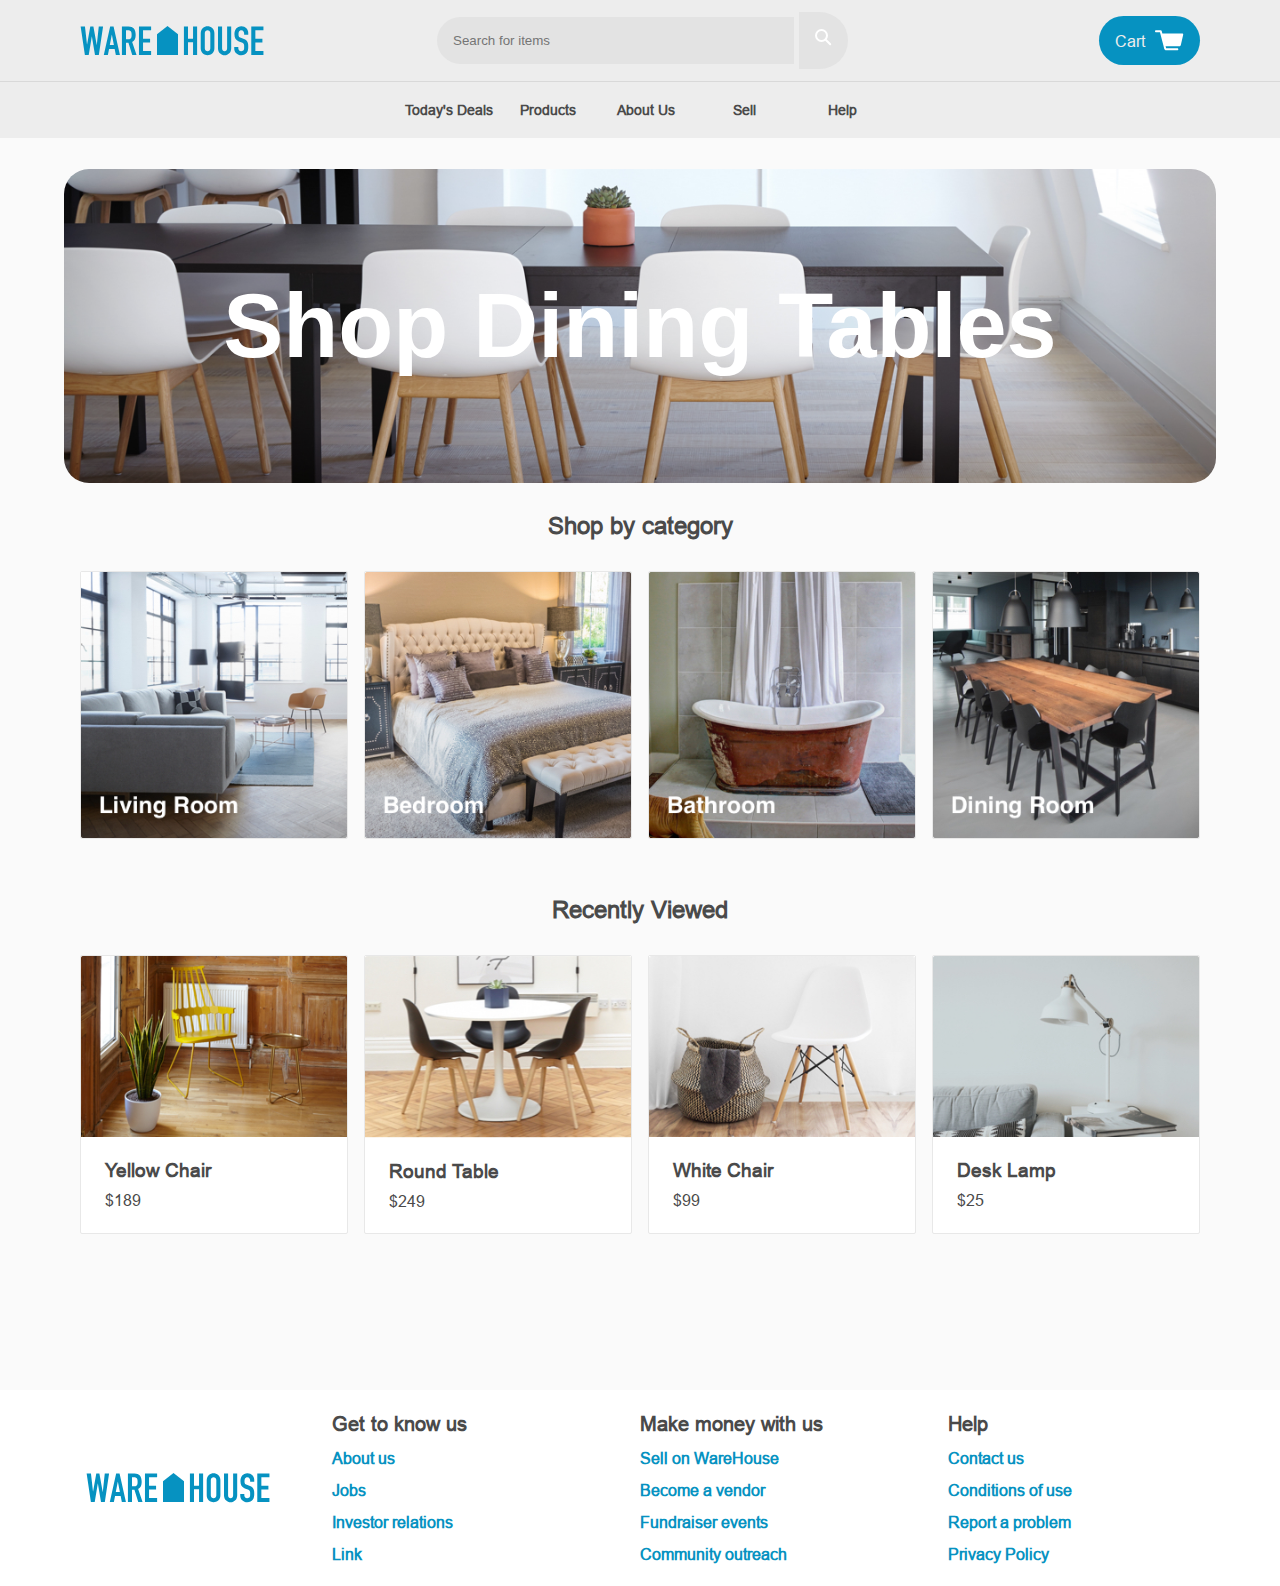
<file: codecademy-capstone-project/index.html>
<!DOCTYPE html>
<html>
<head>
  <title>WareHouse</title>
  <link rel="stylesheet" type="text/css" href="resources/css/reset.css">
  <link rel="stylesheet" type="text/css" href="resources/css/base.css">
  <link rel="stylesheet" type="text/css" href="resources/css/index.css">
  <link href="https://fonts.googleapis.com/css?family=PT+Serif:700" rel="stylesheet">
</head>
<body>
  <div class="container">

    <!-- Header -->

    <header>
      <div class="image-container">
        <a href="index.html"><img src="resources\img\warehouse-logo.svg" alt="WareHouse logo"></a>
      </div>
      <div class="search-bar">
        <input type="text" name="search" placeholder="Search for items">
        <a href="" class="icon"><img src="resources/img/search.svg" alt="Search icon"></a>
      </div>
      <a href="cart.html" class="button cart" role="button">Cart <img src="resources/img/cart.svg" alt="Mini cart"></a>
    </header>
    <nav>
      <a href="deals.html">Today's Deals</a>
      <a href="products.html">Products</a>
      <a href="about.html">About Us</a>
      <a href="sell.html">Sell</a>
      <a href="help.html">Help</a>
    </nav>

    <!-- Hero Section -->

    <div id="main" class="landing">
      <div class="hero">
        <h2>Shop Dining Tables</h2>
      </div>

    <!-- Products Preview Section -->

      <div class="products">

        <!-- Product Categories -->

        <h2>Shop by category</h2>
        <div class="product-list categories">
          <a href="living.html" class="product-category">
            <div class="image-container">
              <img src="resources/img/home/living-room.jpg" alt="living room">
            </div>

          </a>
          <a href="#" class="product-category">
            <div class="image-container">
              <img src="resources/img/home/bedroom.jpg" alt="bedroom">
            </div>

          </a>
          <a href="#" class="product-category">
            <div class="image-container">
              <img src="resources/img/home/bathroom.jpg" alt="bathroom">
            </div>

          </a>
          <a href="#" class="product-category">
            <div class="image-container">
              <img src="resources/img/home/dining-room.jpg" alt="dining room">
            </div>
          </a>

        </div>

        <!-- Recently Viewed Products -->

        <h2>Recently Viewed</h2>
        <div class="product-list">
          <a href="#" class="product-item">
            <div class="image-container">
              <img src="resources/img/home/yellow-chair.jpg" alt="yellow chair">
            </div>
            <div class="description">
              <h3>Yellow Chair</h3>
              <span class="price">$189</span>
            </div>
          </a>
          <a href="#" class="product-item">
            <div class="image-container">
              <img src="resources/img/home/round-table.jpg" alt="round table">
            </div>
            <div class="description">
              <h3>Round Table</h3>
              <span class="price">$249</span>
            </div>
          </a>
          <a href="#" class="product-item">
            <div class="image-container">
              <img src="resources/img/home/white-chair.jpg" alt="white chair">
            </div>
            <div class="description">
              <h3>White Chair</h3>
              <span class="price">$99</span>
            </div>
          </a>
          <a href="#" class="product-item">
            <div class="image-container">
              <img src="resources/img/home/desk-lamp.jpg" alt="desk lamp">
            </div>
            <div class="description">
              <h3>Desk Lamp</h3>
              <span class="price">$25</span>
            </div>
          </a>
        </div>
      </div>
    </div>

    <!-- Footer -->

    <footer>
      <img src="resources\img\warehouse-logo.svg" alt="WareHouse logo">
      <div class="links">
        <h4>Get to know us</h4>
        <a href="#">About us</a>
        <a href="jobs.html">Jobs</a>
        <a href="#">Investor relations</a>
        <a href="#">Link</a>
      </div>
      <div class="links">
        <h4>Make money with us</h4>
        <a href="sell.html">Sell on WareHouse</a>
        <a href="#">Become a vendor</a>
        <a href="#">Fundraiser events</a>
        <a href="#">Community outreach</a>
      </div>
      <div class="links">
        <h4>Help</h4>
        <a href="#">Contact us</a>
        <a href="#">Conditions of use</a>
        <a href="#">Report a problem</a>
        <a href="#">Privacy Policy</a>
      </div>
    </footer>
  </div>
</body>
</html>
</file>
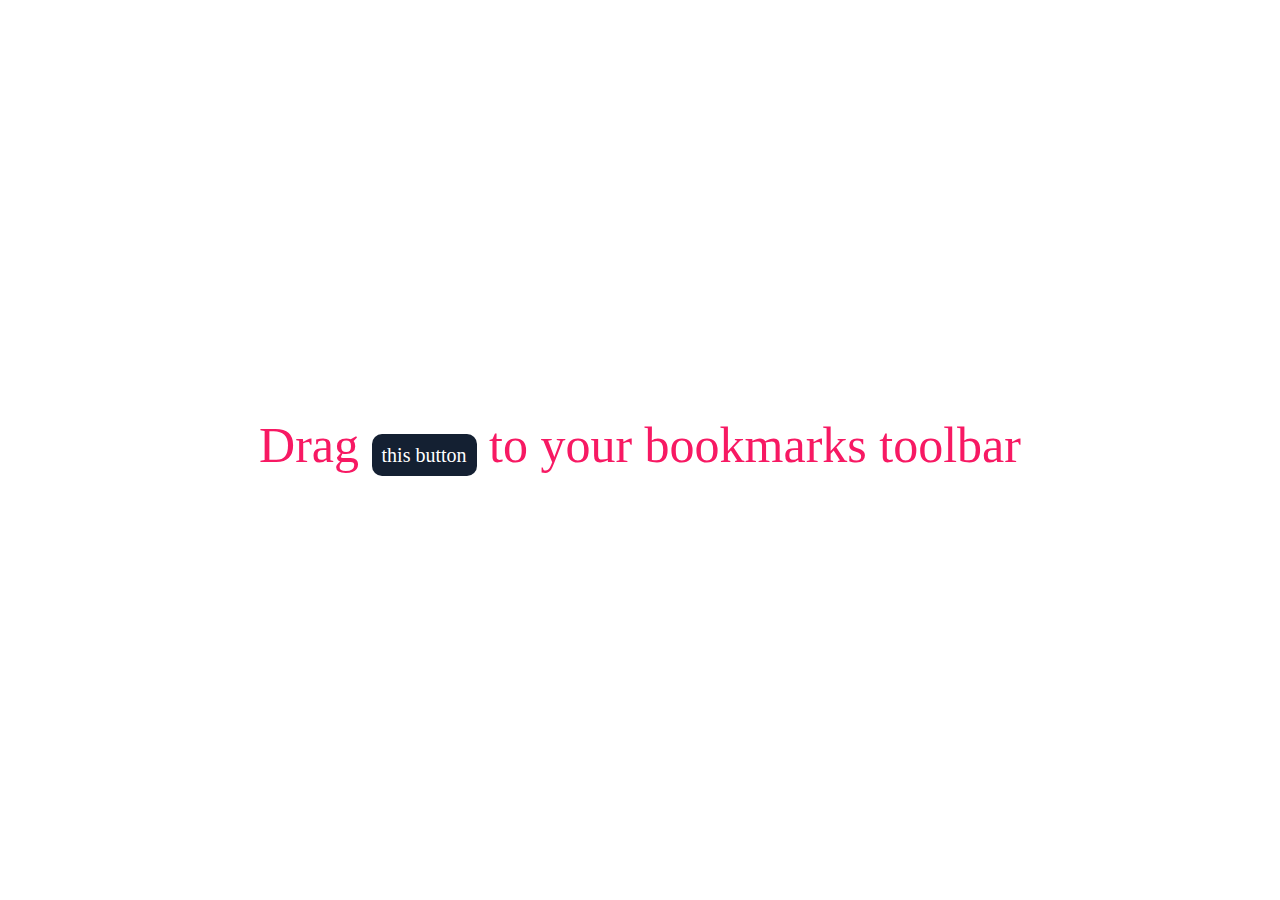
<file: go-contentful/index.html>
<!DOCTYPE html>
<html lang="en">

<head>
  <meta charset="UTF-8">
  <meta name="viewport" content="width=device-width, initial-scale=1.0">
  <meta http-equiv="X-UA-Compatible" content="ie=edge">
  <link type="text/css" rel="stylesheet" href="style.css">
  <link href='http://io.vtex.com.br/fonts/fabriga/stylesheet.css' rel='stylesheet' type='text/css'>
  <script src="index.js"></script>
  <title>Go Contentful</title>
</head>

<body>
  <div class="main" onmouseleave="resetButtonText()">
    <p>
      Drag
      <a id="btn" draggable="true" onmousedown="adaptTextToBookmarklet()" ondrag="resetButtonText()" href="javascript:(
        function() {
          if (
            typeof vtexHelp != 'undefined' &&
            vtexHelp.contentId !== 'undefined' &&
            vtexHelp.contentId.length > 0
          ) {
            window.open(
              `https://app.contentful.com/spaces/alneenqid6w5/entries/${vtexHelp.contentId}`,
              '_blank',
            )
          }
        }
      )()">this button</a> to your bookmarks toolbar
    </p>
  </div>
</body>

</html>
</file>
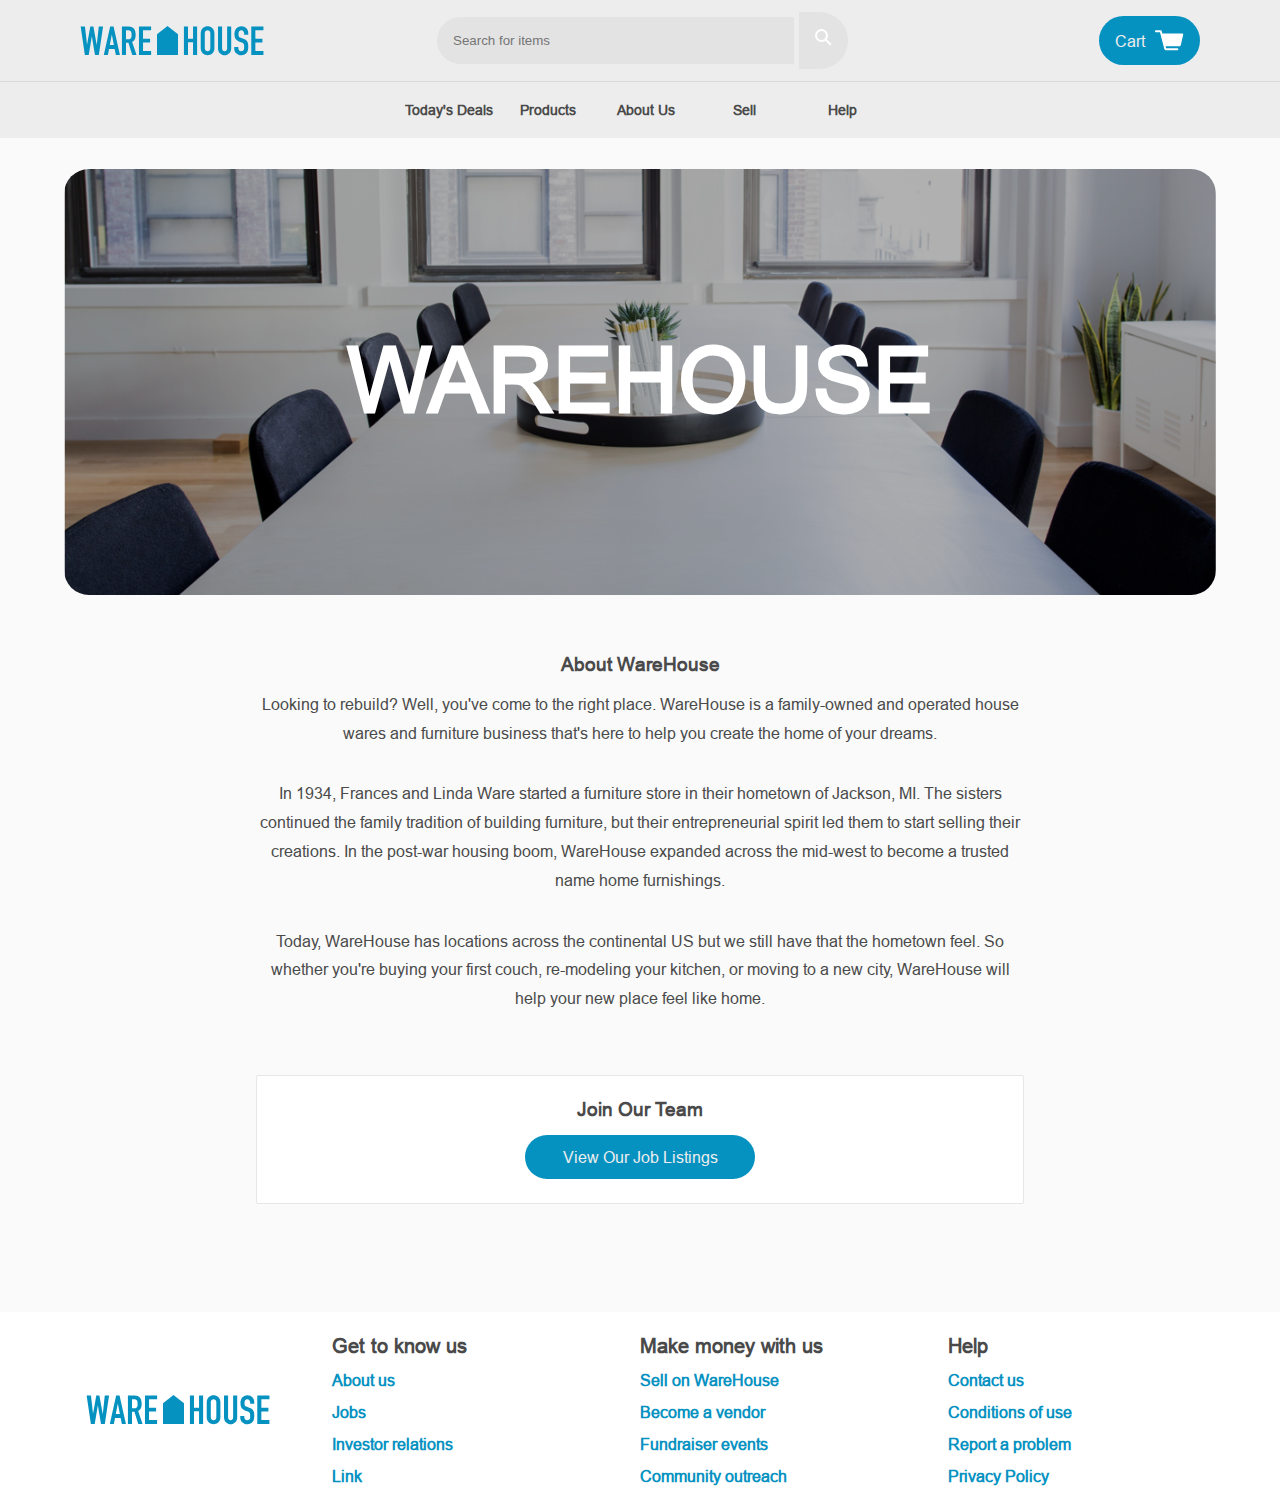
<file: codecademy-capstone-project/about.html>
<!DOCTYPE html>
<html>
<head>
  <title>WareHouse</title>
  <link rel="stylesheet" type="text/css" href="resources/css/reset.css">
  <link rel="stylesheet" type="text/css" href="resources/css/base.css">
  <link rel="stylesheet" type="text/css" href="resources/css/about.css">
  <link href="https://fonts.googleapis.com/css?family=PT+Serif:700" rel="stylesheet">
</head>
<body>
  <div class="container">

    <!-- Header -->

    <header>
      <div class="image-container">
        <a href="index.html"><img src="resources\img\warehouse-logo.svg" alt="Warehouse logo"></a>
      </div>
      <div class="search-bar">
        <input type="text" name="search" placeholder="Search for items">
        <a href="" class="icon"><img src="resources/img/search.svg" alt="Search icon"></a>
      </div>
      <a href="cart.html" class="button cart" role="button">Cart <img src="resources/img/cart.svg" alt="Mini cart"></a>
    </header>
    <nav>
      <a href="deals.html">Today's Deals</a>
      <a href="products.html">Products</a>
      <a href="about.html">About Us</a>
      <a href="sell.html">Sell</a>
      <a href="help.html">Help</a>
    </nav>

    <!-- About Section -->

    <div id="main" class="about">
      <h1>WAREHOUSE</h1>
      <div class="information">
        <h3>About WareHouse</h3>
        <p>
          Looking to rebuild? Well, you've come to the right place. WareHouse
          is a family-owned and operated house wares and furniture business
          that's here to help you create the home of your dreams.
        </p>
        <p>
          In 1934, Frances and Linda Ware started a furniture store in their
          hometown of Jackson, MI. The sisters continued the family tradition
          of building furniture, but their entrepreneurial spirit led them to
          start selling their creations. In the post-war housing boom, WareHouse
          expanded across the mid-west to become a trusted name home furnishings.
        </p>
          <p>
          Today, WareHouse has locations across the continental US but we still
          have that the hometown feel. So whether you're buying your first couch,
          re-modeling your kitchen, or moving to a new city, WareHouse will help your new place feel like home.
        </p>
        <div class="join">
          <h3>Join Our Team</h3>
          <a href="jobs.html" class="button" role="button">View Our Job Listings</a>
        </div>
      </div>
    </div>

    <!-- Footer -->

    <footer>
      <img src="resources\img\warehouse-logo.svg" alt="Warehouse logo">
      <div class="links">
        <h4>Get to know us</h4>
        <a href="#">About us</a>
        <a href="jobs.html">Jobs</a>
        <a href="#">Investor relations</a>
        <a href="#">Link</a>
      </div>
      <div class="links">
        <h4>Make money with us</h4>
        <a href="sell.html">Sell on WareHouse</a>
        <a href="#">Become a vendor</a>
        <a href="#">Fundraiser events</a>
        <a href="#">Community outreach</a>
      </div>
      <div class="links">
        <h4>Help</h4>
        <a href="#">Contact us</a>
        <a href="#">Conditions of use</a>
        <a href="#">Report a problem</a>
        <a href="#">Privacy Policy</a>
      </div>
    </footer>
  </div>
</body>
</html>
</file>
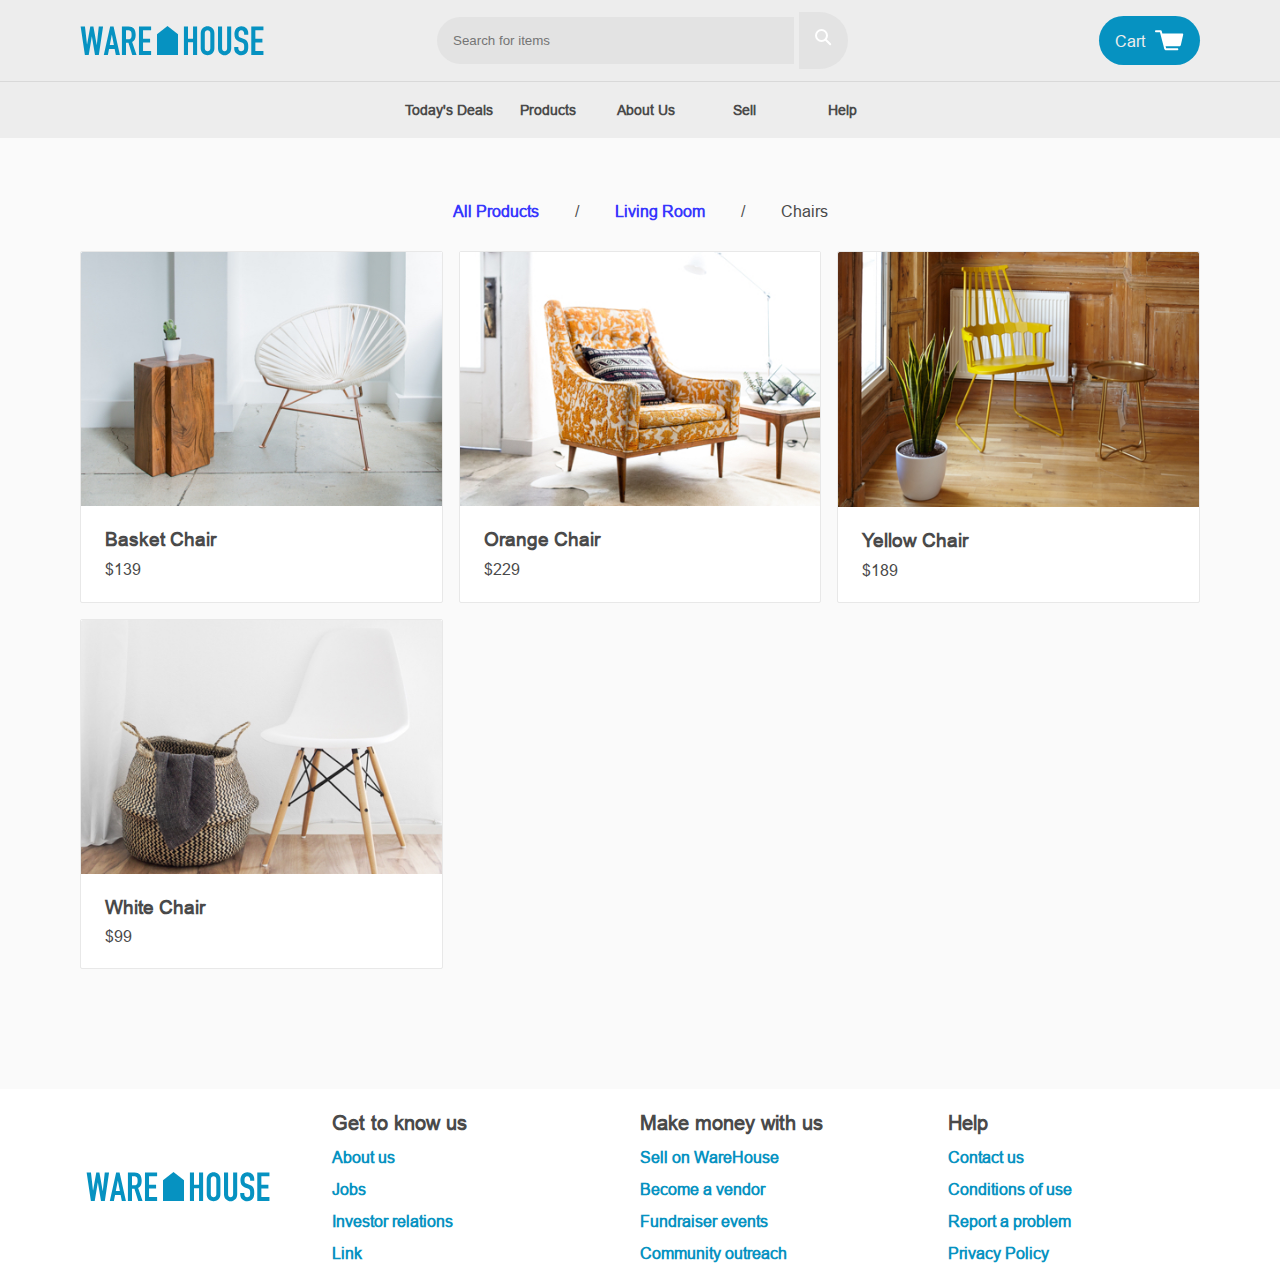
<file: codecademy-capstone-project/chairs.html>
<!DOCTYPE html>
<html>
<head>
  <title>WareHouse</title>
  <link rel="stylesheet" type="text/css" href="resources/css/reset.css">
  <link rel="stylesheet" type="text/css" href="resources/css/base.css">
</head>
<body>
  <div class="container">

    <!-- Header -->

    <header>
      <div class="image-container">
        <a href="index.html"><img src="resources\img\warehouse-logo.svg" alt="WareHouse logo"></a>
      </div>
      <div class="search-bar">
        <input type="text" name="search" placeholder="Search for items">
        <a href="" class="icon"><img src="resources/img/search.svg" alt"Search icon"></a>
      </div>
      <a href="cart.html" class="button cart" role="button">Cart <img src="resources/img/cart.svg" alt="Mini cart"></a>
    </header>
    <nav>
      <a href="deals.html">Today's Deals</a>
      <a href="products.html">Products</a>
      <a href="about.html">About Us</a>
      <a href="sell.html">Sell</a>
      <a href="help.html">Help</a>
    </nav>

    <!-- Chairs Section -->

    <div id="main" class="product-list-section">
      <ul class="breadcrumb">
        <li><a href="products.html">All Products</a></li>
        <li><a href="living.html">Living Room</a></li>
        <li>Chairs</li>
      </ul>

      <div class="product-list">


        <a href="#" class="product-item">
          <div class="image-container">
            <img src="resources/img/chairs/basket-chair.jpg" alt="basket chair">
          </div>
          <div class="description">
            <h3>Basket Chair</h3>
            <span class="price">$139</span>
          </div>
        </a>

        <a href="#" class="product-item">
          <div class="image-container">
            <img src="resources/img/chairs/orange-chair.jpg" alt="orange chair">
          </div>
          <div class="description">
            <h3>Orange Chair</h3>
            <span class="price">$229</span>
          </div>
        </a>

        <a href="#" class="product-item">
          <div class="image-container">
            <img src="resources/img/chairs/yellow-chair.jpg" alt="yellow chair">
          </div>
          <div class="description">
            <h3>Yellow Chair</h3>
            <span class="price">$189</span>
          </div>
        </a>

        <a href="#" class="product-item">
          <div class="image-container">
            <img src="resources/img/chairs/white-chair.jpg" alt="white chair">
          </div>
          <div class="description">
            <h3>White Chair</h3>
            <span class="price">$99</span>
          </div>
        </a>

      </div>
    </div>

    <!-- Footer -->

    <footer>
      <img src="resources\img\warehouse-logo.svg" alt="WareHouse logo">
      <div class="links">
        <h4>Get to know us</h4>
        <a href="#">About us</a>
        <a href="jobs.html">Jobs</a>
        <a href="#">Investor relations</a>
        <a href="#">Link</a>
      </div>
      <div class="links">
        <h4>Make money with us</h4>
        <a href="sell.html">Sell on WareHouse</a>
        <a href="#">Become a vendor</a>
        <a href="#">Fundraiser events</a>
        <a href="#">Community outreach</a>
      </div>
      <div class="links">
        <h4>Help</h4>
        <a href="#">Contact us</a>
        <a href="#">Conditions of use</a>
        <a href="#">Report a problem</a>
        <a href="#">Privacy Policy</a>
      </div>
    </footer>
  </div>
</body>
</html>
</file>
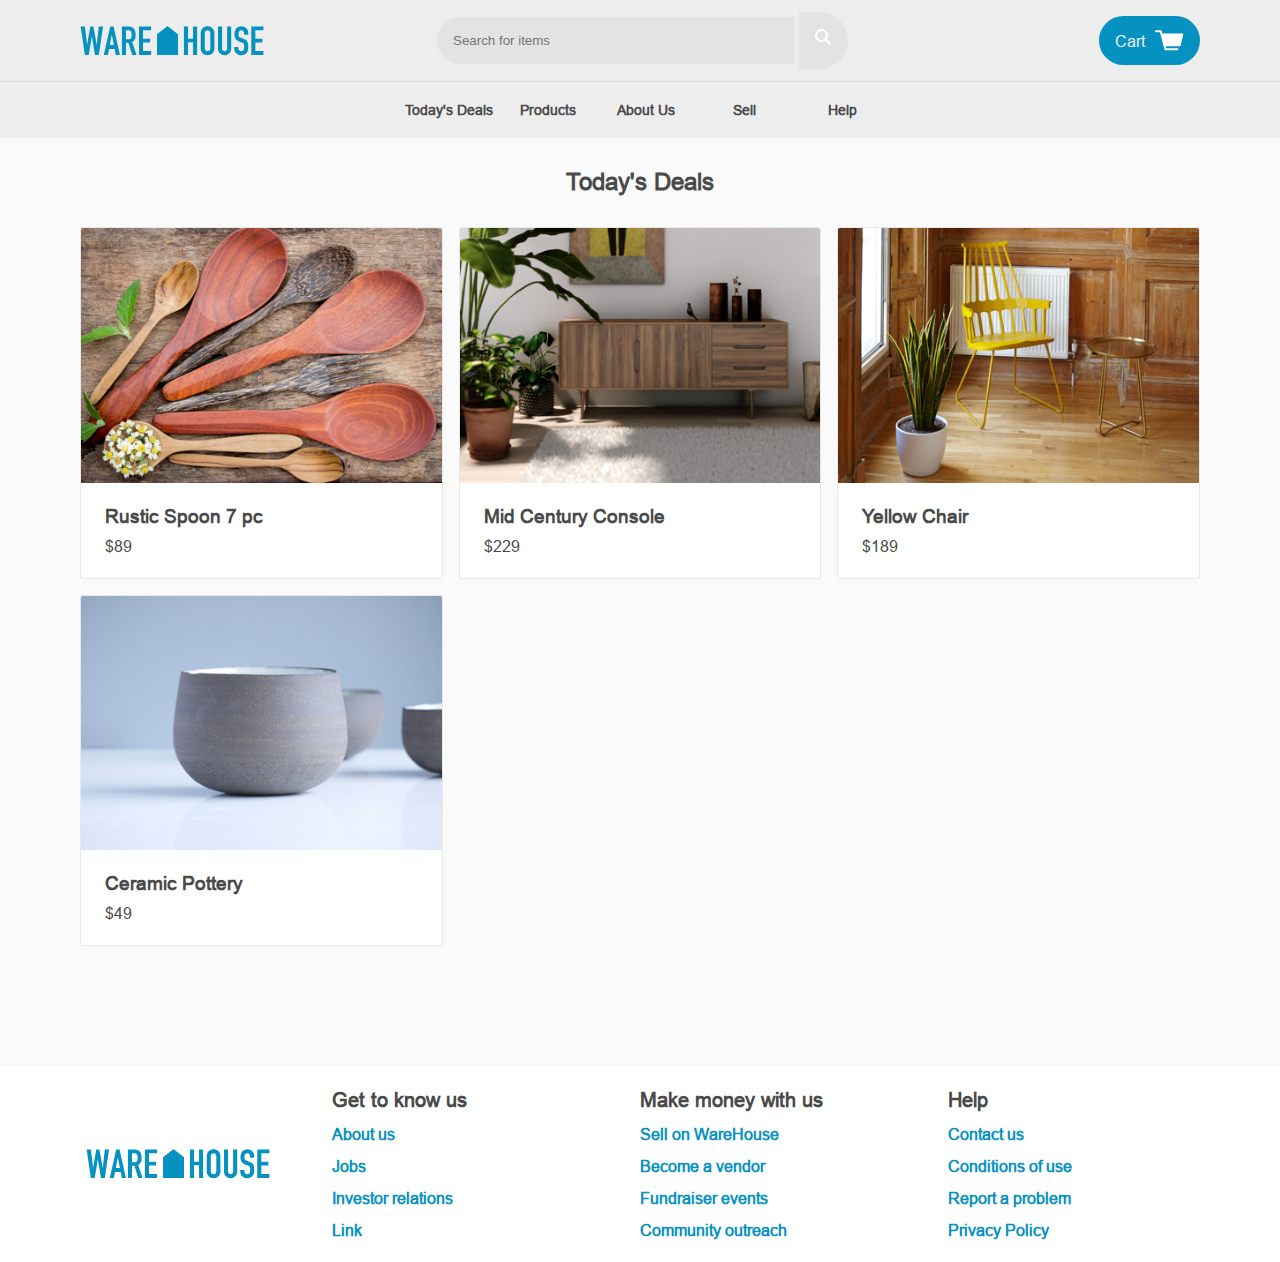
<file: codecademy-capstone-project/deals.html>
<!DOCTYPE html>
<html>
<head>
  <title>WareHouse</title>
  <link rel="stylesheet" type="text/css" href="resources/css/reset.css">
  <link rel="stylesheet" type="text/css" href="resources/css/base.css">
</head>
<body>
  <div class="container">

    <!-- Header -->

    <header>
      <div class="image-container">
        <a href="index.html"><img src="resources\img\warehouse-logo.svg" alt="WareHouse logo"></a>
      </div>
      <div class="search-bar">
        <input type="text" name="search" placeholder="Search for items">
        <a href="" class="icon"><img src="resources/img/search.svg" alt="Search icon"></a>
      </div>
      <a href="cart.html" class="button cart" role="button">Cart <img src="resources/img/cart.svg" alt="Mini cart"></a>
    </header>
    <nav>
      <a href="deals.html">Today's Deals</a>
      <a href="products.html">Products</a>
      <a href="about.html">About Us</a>
      <a href="sell.html">Sell</a>
      <a href="help.html">Help</a>
    </nav>

    <!-- Deals Section -->

    <div id="main" class="product-list-section">
      <h2>Today's Deals</h2>

      <div class="product-list">
        <a href="#" class="product-item">
          <div class="image-container">
            <img src="resources/img/deals/wooden-spoons.jpg" alt="wooden spoons">
          </div>
          <div class="description">
            <h3>Rustic Spoon 7 pc</h3>
            <span class="price">$89</span>
          </div>
        </a>

        <a href="#" class="product-item">
          <div class="image-container">
            <img src="resources/img/deals/midcen-console.jpg" alt="midcen console">
          </div>
          <div class="description">
            <h3>Mid Century Console</h3>
            <span class="price">$229</span>
          </div>
        </a>

        <a href="#" class="product-item">
          <div class="image-container">
            <img src="resources/img/chairs/yellow-chair.jpg" alt="yellow chair">
          </div>
          <div class="description">
            <h3>Yellow Chair</h3>
            <span class="price">$189</span>
          </div>
        </a>

        <a href="#" class="product-item">
          <div class="image-container">
            <img src="resources/img/deals/pottery.jpg" alt="pottery">
          </div>
          <div class="description">
            <h3>Ceramic Pottery</h3>
            <span class="price">$49</span>
          </div>
        </a>

      </div>
    </div>

    <!-- Footer -->

    <footer>
      <img src="resources\img\warehouse-logo.svg" alt="WareHouse logo">
      <div class="links">
        <h4>Get to know us</h4>
        <a href="#">About us</a>
        <a href="jobs.html">Jobs</a>
        <a href="#">Investor relations</a>
        <a href="#">Link</a>
      </div>
      <div class="links">
        <h4>Make money with us</h4>
        <a href="sell.html">Sell on WareHouse</a>
        <a href="#">Become a vendor</a>
        <a href="#">Fundraiser events</a>
        <a href="#">Community outreach</a>
      </div>
      <div class="links">
        <h4>Help</h4>
        <a href="#">Contact us</a>
        <a href="#">Conditions of use</a>
        <a href="#">Report a problem</a>
        <a href="#">Privacy Policy</a>
      </div>
    </footer>
  </div>
</body>
</html>
</file>
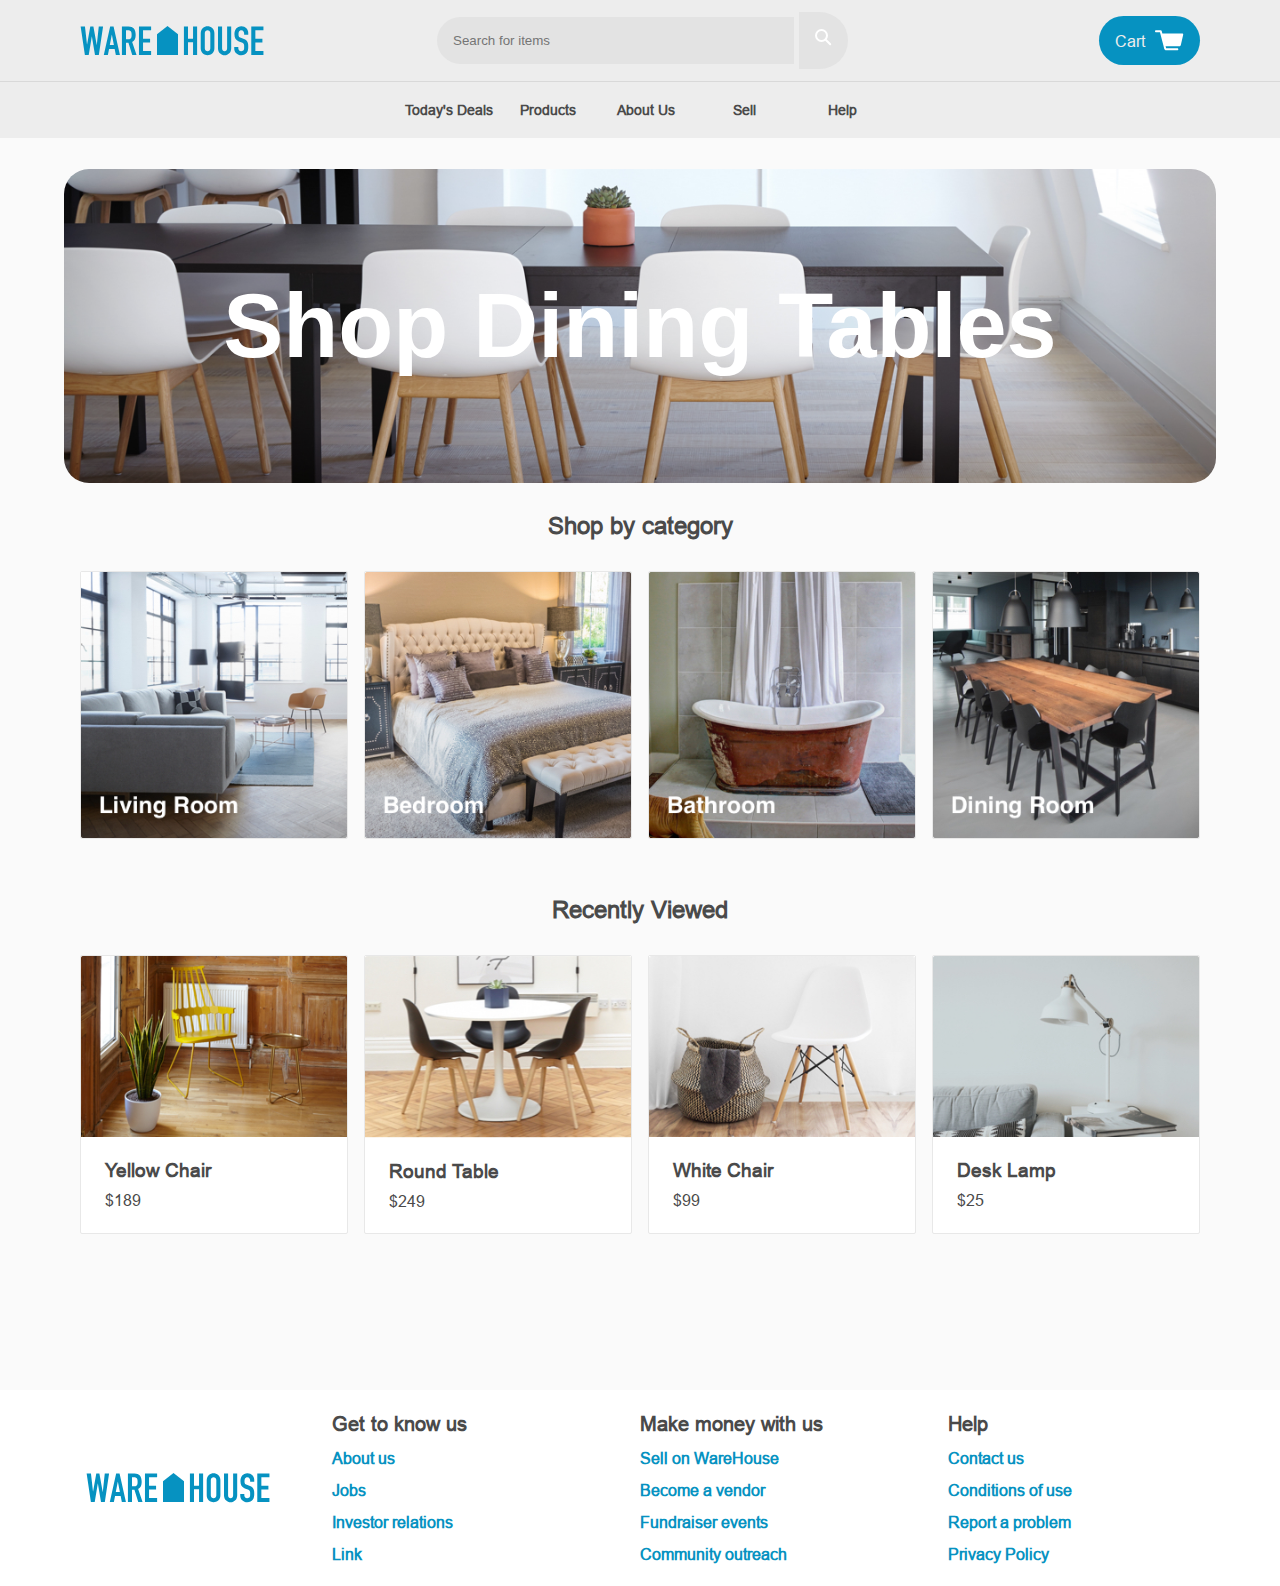
<file: codecademy-capstone-project/help.html>
<!DOCTYPE html>
<html>

<head>
    <title>WareHouse</title>
    <link rel="stylesheet" type="text/css" href="resources/css/reset.css">
    <link rel="stylesheet" type="text/css" href="resources/css/base.css">
    <link rel="stylesheet" type="text/css" href="resources/css/index.css">
    <link href="https://fonts.googleapis.com/css?family=PT+Serif:700" rel="stylesheet">
</head>

<body>
    <div class="container">

        <!-- Header -->

        <header>
            <div class="image-container">
                <a href="index.html">
                    <img src="resources\img\warehouse-logo.svg" alt="WareHouse logo">
                </a>
            </div>
            <div class="search-bar">
                <input type="text" name="search" placeholder="Search for items">
                <a href="" class="icon">
                    <img src="resources/img/search.svg" alt="Search icon">
                </a>
            </div>
            <a href="cart.html" class="button cart" role="button">Cart
                <img src="resources/img/cart.svg" alt="Mini cart">
            </a>
        </header>
        <nav>
            <a href="deals.html">Today's Deals</a>
            <a href="products.html">Products</a>
            <a href="about.html">About Us</a>
            <a href="sell.html">Sell</a>
            <a href="help.html">Help</a>
        </nav>

        <!-- Hero Section -->

        <div id="main" class="landing">
            <div class="hero">
                <h2>Shop Dining Tables</h2>
            </div>

            <!-- Products Preview Section -->

            <div class="products">

                <!-- Product Categories -->

                <h2>Shop by category</h2>
                <div class="product-list categories">
                    <a href="living.html" class="product-category">
                        <div class="image-container">
                            <img src="resources/img/home/living-room.jpg" alt="living room">
                        </div>

                    </a>
                    <a href="#" class="product-category">
                        <div class="image-container">
                            <img src="resources/img/home/bedroom.jpg" alt="bedroom">
                        </div>

                    </a>
                    <a href="#" class="product-category">
                        <div class="image-container">
                            <img src="resources/img/home/bathroom.jpg" alt="bathroom">
                        </div>

                    </a>
                    <a href="#" class="product-category">
                        <div class="image-container">
                            <img src="resources/img/home/dining-room.jpg" alt="dining room">
                        </div>
                    </a>

                </div>

                <!-- Recently Viewed Products -->

                <h2>Recently Viewed</h2>
                <div class="product-list">
                    <a href="#" class="product-item">
                        <div class="image-container">
                            <img src="resources/img/home/yellow-chair.jpg" alt="yellow chair">
                        </div>
                        <div class="description">
                            <h3>Yellow Chair</h3>
                            <span class="price">$189</span>
                        </div>
                    </a>
                    <a href="#" class="product-item">
                        <div class="image-container">
                            <img src="resources/img/home/round-table.jpg" alt="round table">
                        </div>
                        <div class="description">
                            <h3>Round Table</h3>
                            <span class="price">$249</span>
                        </div>
                    </a>
                    <a href="#" class="product-item">
                        <div class="image-container">
                            <img src="resources/img/home/white-chair.jpg" alt="white chair">
                        </div>
                        <div class="description">
                            <h3>White Chair</h3>
                            <span class="price">$99</span>
                        </div>
                    </a>
                    <a href="#" class="product-item">
                        <div class="image-container">
                            <img src="resources/img/home/desk-lamp.jpg" alt="desk lamp">
                        </div>
                        <div class="description">
                            <h3>Desk Lamp</h3>
                            <span class="price">$25</span>
                        </div>
                    </a>
                </div>
            </div>
        </div>

        <!-- Footer -->

        <footer>
            <img src="resources\img\warehouse-logo.svg" alt="WareHouse logo">
            <div class="links">
                <h4>Get to know us</h4>
                <a href="#">About us</a>
                <a href="jobs.html">Jobs</a>
                <a href="#">Investor relations</a>
                <a href="#">Link</a>
            </div>
            <div class="links">
                <h4>Make money with us</h4>
                <a href="sell.html">Sell on WareHouse</a>
                <a href="#">Become a vendor</a>
                <a href="#">Fundraiser events</a>
                <a href="#">Community outreach</a>
            </div>
            <div class="links">
                <h4>Help</h4>
                <a href="#">Contact us</a>
                <a href="#">Conditions of use</a>
                <a href="#">Report a problem</a>
                <a href="#">Privacy Policy</a>
            </div>
        </footer>
    </div>
</body>

</html>
</file>
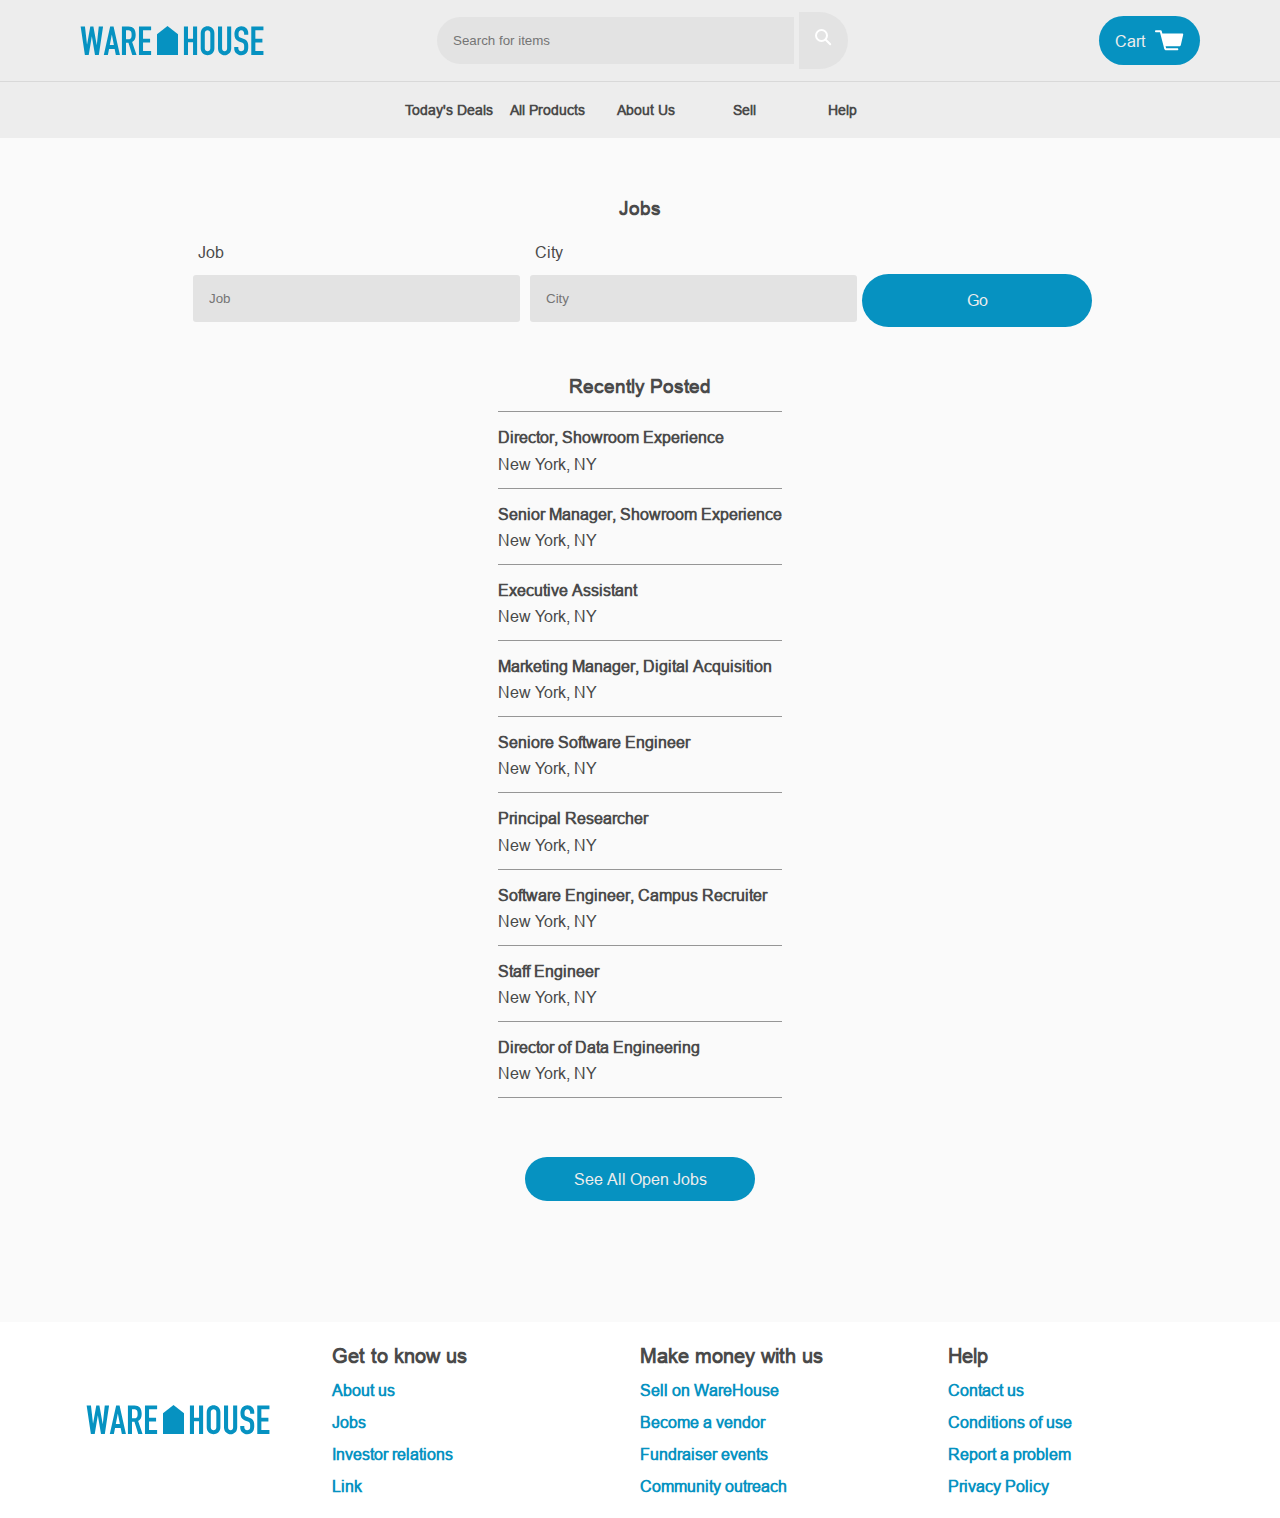
<file: codecademy-capstone-project/jobs.html>
<!DOCTYPE html>
<html>
<head>
  <title>WareHouse</title>
  <link rel="stylesheet" type="text/css" href="resources/css/reset.css">
  <link rel="stylesheet" type="text/css" href="resources/css/base.css">
  <link rel="stylesheet" type="text/css" href="resources/css/jobs.css">
</head>
<body>
  <div class="container">

    <!-- Header -->

    <header>
      <div class="image-container">
        <a href="index.html"><img src="resources\img\warehouse-logo.svg" alt="WareHouse logo"></a>
      </div>
      <div class="search-bar">
        <input type="text" name="search" placeholder="Search for items">
        <a href="" class="icon"><img src="resources/img/search.svg" alt="Search icon"></a>
      </div>
      <a href="cart.html" class="button cart" role="button">Cart <img src="resources/img/cart.svg" alt="Mini cart"></a>
    </header>
    <nav>
      <a href="deals.html">Today's Deals</a>
      <a href="products.html">All Products</a>
      <a href="about.html">About Us</a>
      <a href="sell.html">Sell</a>
      <a href="help.html">Help</a>
    </nav>

    <!-- Job List Section -->

    <div id="main" class="jobs">
      <h3>Jobs</h3>

      <!-- Job Search Bar -->

      <form>
        <div id="name" class="field">
          <label for="name">Job</label>
          <input type="text" name="name" placeholder="Job">
        </div>
        <div id="name" class="field">
          <label for="name">City</label>
          <input type="text" name="name" placeholder="City">
        </div>
        <a href="#" class="button" role="button">Go</a>
      </form>

      <!-- Recently Posted Job List -->

      <h3>Recently Posted</h3>
      <div class="job-list">
        <div class="job">
          <h4>Director, Showroom Experience</h4>
          <span>New York, NY</span>
        </div>
        <div class="job">
          <h4>Senior Manager, Showroom Experience</h4>
          <span>New York, NY</span>
        </div>
        <div class="job">
          <h4>Executive Assistant</h4>
          <span>New York, NY</span>
        </div>
        <div class="job">
          <h4>Marketing Manager, Digital Acquisition</h4>
          <span>New York, NY</span>
        </div>
        <div class="job">
          <h4>Seniore Software Engineer</h4>
          <span>New York, NY</span>
        </div>
        <div class="job">
          <h4>Principal Researcher</h4>
          <span>New York, NY</span>
        </div>
        <div class="job">
          <h4>Software Engineer, Campus Recruiter</h4>
          <span>New York, NY</span>
        </div>
        <div class="job">
          <h4>Staff Engineer</h4>
          <span>New York, NY</span>
        </div>
        <div class="job">
          <h4>Director of Data Engineering</h4>
          <span>New York, NY</span>
        </div>
      </div>
      <a href="#" class="button" id="see-all-jobs">See All Open Jobs</a>
    </div>

    <!-- Footer -->

    <footer>
      <img src="resources\img\warehouse-logo.svg" alt="WareHouse logo">
      <div class="links">
        <h4>Get to know us</h4>
        <a href="#">About us</a>
        <a href="jobs.html">Jobs</a>
        <a href="#">Investor relations</a>
        <a href="#">Link</a>
      </div>
      <div class="links">
        <h4>Make money with us</h4>
        <a href="sell.html">Sell on WareHouse</a>
        <a href="#">Become a vendor</a>
        <a href="#">Fundraiser events</a>
        <a href="#">Community outreach</a>
      </div>
      <div class="links">
        <h4>Help</h4>
        <a href="#">Contact us</a>
        <a href="#">Conditions of use</a>
        <a href="#">Report a problem</a>
        <a href="#">Privacy Policy</a>
      </div>
    </footer>
  </div>
</body>
</html>
</file>
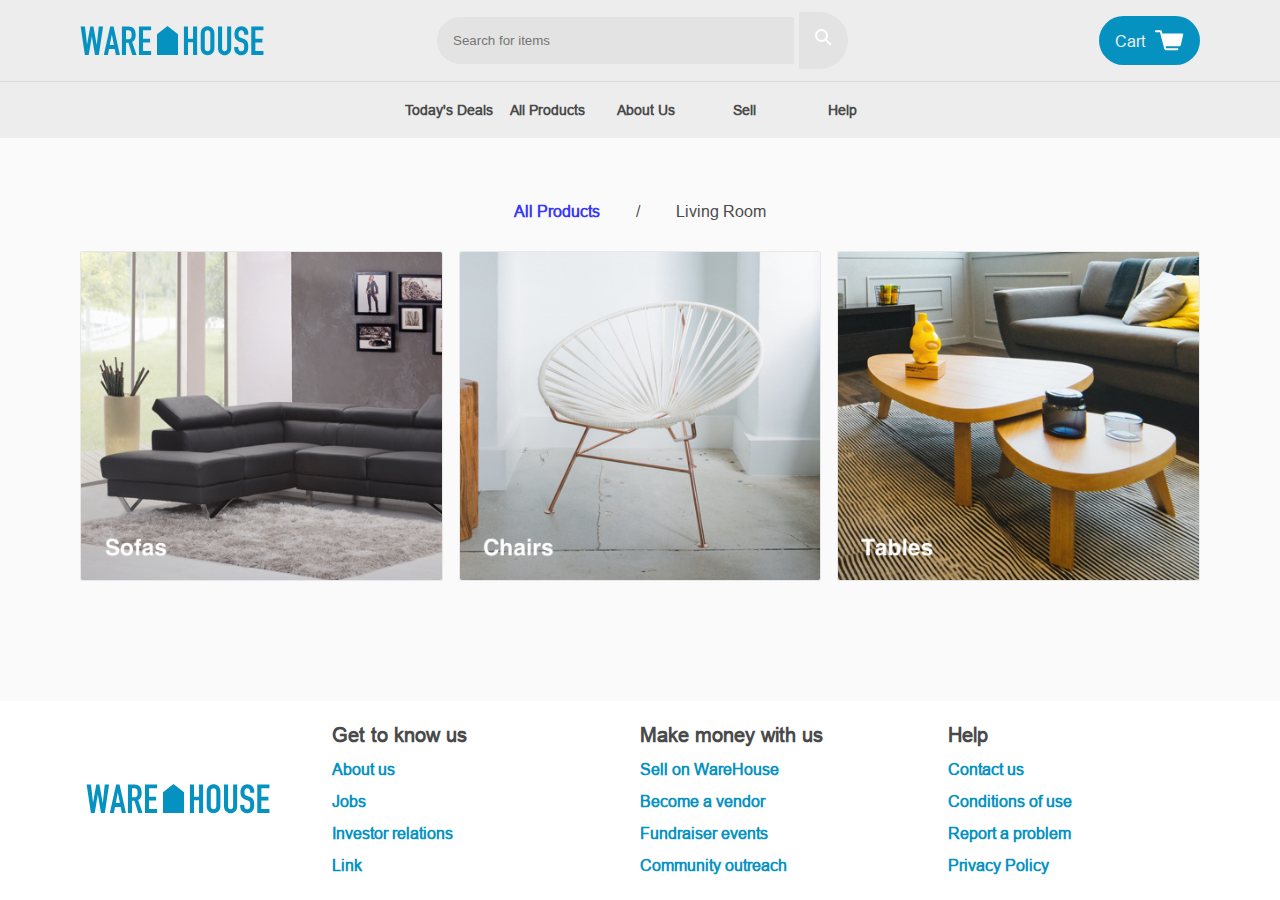
<file: codecademy-capstone-project/living.html>
<!DOCTYPE html>
<html>
<head>
  <title>WareHouse</title>
  <link rel="stylesheet" type="text/css" href="resources/css/reset.css">
  <link rel="stylesheet" type="text/css" href="resources/css/base.css">
</head>
<body>
  <div class="container">

    <!-- Header -->

    <header>
      <div class="image-container">
        <a href="index.html"><img src="resources\img\warehouse-logo.svg" alt="WareHouse logo"></a>
      </div>
      <div class="search-bar">
        <input type="text" name="search" placeholder="Search for items">
        <a href="" class="icon"><img src="resources/img/search.svg" alt="Search icon"></a>
      </div>
      <a href="cart.html" class="button cart" role="button">Cart <img src="resources/img/cart.svg" alt="Mini cart"></a>
    </header>
    <nav>
      <a href="deals.html">Today's Deals</a>
      <a href="products.html">All Products</a>
      <a href="about.html">About Us</a>
      <a href="sell.html">Sell</a>
      <a href="help.html">Help</a>
    </nav>

    <!-- Living Room List Section -->

    <div id="main" class="product-list-section">
      <ul class="breadcrumb">
        <li><a href="products.html">All Products</a></li>
        <li>Living Room</li>
      </ul>

      <div class="product-list">
        <a href="sofas.html" class="product-item">
          <div class="image-container">
            <img src="resources/img/living/sofas.jpg" alt="sofas">
          </div>
        </a>
        <a href="chairs.html" class="product-item">
          <div class="image-container">
            <img src="resources/img/living/chairs.jpg" alt="chairs">
          </div>
        </a>
        <a href="tables.html" class="product-item">
          <div class="image-container">
            <img src="resources/img/living/tables.jpg" alt="tables">
          </div>
        </a>
      </div>
    </div>

    <!-- Footer -->

    <footer>
      <img src="resources\img\warehouse-logo.svg" alt="WareHouse logo">
      <div class="links">
        <h4>Get to know us</h4>
        <a href="about.html">About us</a>
        <a href="jobs.html">Jobs</a>
        <a href="#">Investor relations</a>
        <a href="#">Link</a>
      </div>
      <div class="links">
        <h4>Make money with us</h4>
        <a href="sell.html">Sell on WareHouse</a>
        <a href="#">Become a vendor</a>
        <a href="#">Fundraiser events</a>
        <a href="#">Community outreach</a>
      </div>
      <div class="links">
        <h4>Help</h4>
        <a href="#">Contact us</a>
        <a href="#">Conditions of use</a>
        <a href="#">Report a problem</a>
        <a href="#">Privacy Policy</a>
      </div>
    </footer>
  </div>
</body>
</html>
</file>
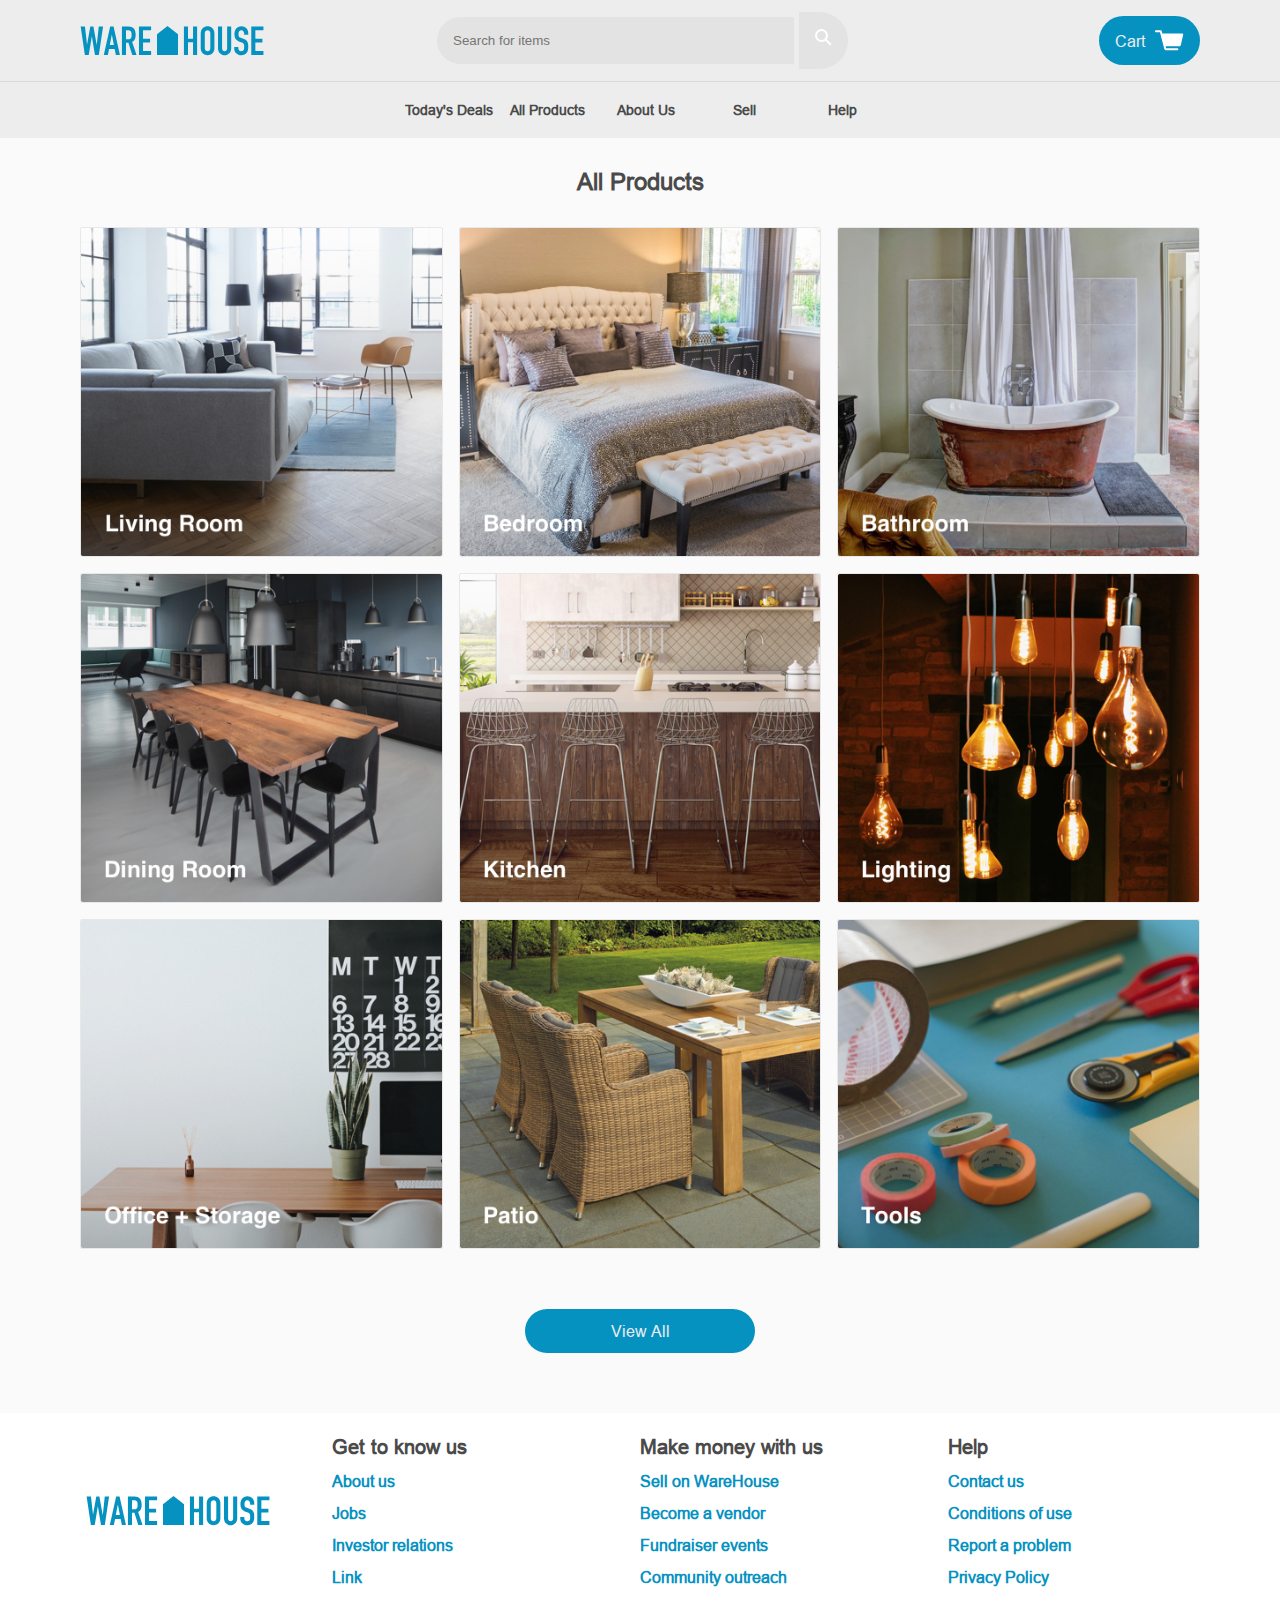
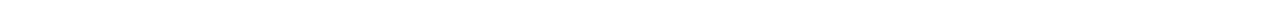
<file: codecademy-capstone-project/products.html>
<!DOCTYPE html>
<html>
<head>
  <title>WareHouse</title>
  <link rel="stylesheet" type="text/css" href="resources/css/reset.css">
  <link rel="stylesheet" type="text/css" href="resources/css/base.css">
</head>
<body>
  <div class="container">

    <!-- Header -->

    <header>
      <div class="image-container">
        <a href="index.html"><img src="resources\img\warehouse-logo.svg" alt="WareHouse logo"></a>
      </div>
      <div class="search-bar">
        <input type="text" name="search" placeholder="Search for items">
        <a href="" class="icon"><img src="resources/img/search.svg" alt="Search icon"></a>
      </div>
      <a href="cart.html" class="button cart" role="button">Cart <img src="resources/img/cart.svg" alt="Mini cart"></a>
    </header>
    <nav>
      <a href="deals.html">Today's Deals</a>
      <a href="products.html">All Products</a>
      <a href="about.html">About Us</a>
      <a href="sell.html">Sell</a>
      <a href="help.html">Help</a>
    </nav>

    <!-- Products Section -->

    <div id="main" class="product-list-section">
      <h2>All Products</h2>
      <div class="product-list">
        <a href="living.html" class="product-item">
          <div class="image-container">
            <img src="resources/img/products/living-room.jpg" alt="living room">
          </div>
          <!-- <div class="description">
            <h3>Living Room</h3>
          </div> -->
        </a>
        <a href="#" class="product-item">
          <div class="image-container">
            <img src="resources/img/products/bedroom.jpg" alt="bedroom">
          </div>
          <!-- <div class="description">
            <h3>Bedroom</h3>
          </div> -->
        </a>
        <a href="#" class="product-item">
          <div class="image-container">
            <img src="resources/img/products/bathroom.jpg" alt="bathroom">
          </div>
          <!-- <div class="description">
            <h3>Bathroom</h3>
          </div> -->
        </a>
        <a href="#" class="product-item">
          <div class="image-container">
            <img src="resources/img/products/dining-room.jpg" alt="dining room">
          </div>
          <!-- <div class="description">
            <h3>Dining Room</h3>
          </div> -->
        </a>
        <a href="#" class="product-item">
          <div class="image-container">
            <img src="resources/img/products/kitchen.jpg" alt="kitchen">
          </div>
          <!-- <div class="description">
            <h3>Kitchen</h3>
          </div> -->
        </a>
        <a href="#" class="product-item">
          <div class="image-container">
            <img src="resources/img/products/lighting.jpg" alt="lighting">
          </div>
          <!-- <div class="description">
            <h3>Lighting</h3>
          </div> -->
        </a>
        <a href="#" class="product-item">
          <div class="image-container">
            <img src="resources/img/products/office.jpg" alt="office">
          </div>
          <!-- <div class="description">
            <h3>Office + Storage</h3>
          </div> -->
        </a>
        <a href="#" class="product-item">
          <div class="image-container">
            <img src="resources/img/products/patio.jpg" alt="patio">
          </div>
          <!-- <div class="description">
            <h3>Patio</h3>
          </div> -->
        </a>
        <a href="#" class="product-item">
          <div class="image-container">
            <img src="resources/img/products/tools.jpg" alt="tools">
          </div>
          <!-- <div class="description">
            <h3>Tools</h3>
          </div> -->
        </a>
      </div>
      <a href="#" class="button" role="button">View All</a>
    </div>

    <!-- Footer -->

    <footer>
      <img src="resources\img\warehouse-logo.svg" alt="WareHouse logo">
      <div class="links">
        <h4>Get to know us</h4>
        <a href="#">About us</a>
        <a href="jobs.html">Jobs</a>
        <a href="#">Investor relations</a>
        <a href="#">Link</a>
      </div>
      <div class="links">
        <h4>Make money with us</h4>
        <a href="sell.html">Sell on WareHouse</a>
        <a href="#">Become a vendor</a>
        <a href="#">Fundraiser events</a>
        <a href="#">Community outreach</a>
      </div>
      <div class="links">
        <h4>Help</h4>
        <a href="#">Contact us</a>
        <a href="#">Conditions of use</a>
        <a href="#">Report a problem</a>
        <a href="#">Privacy Policy</a>
      </div>
    </footer>
  </div>
</body>
</html>
</file>
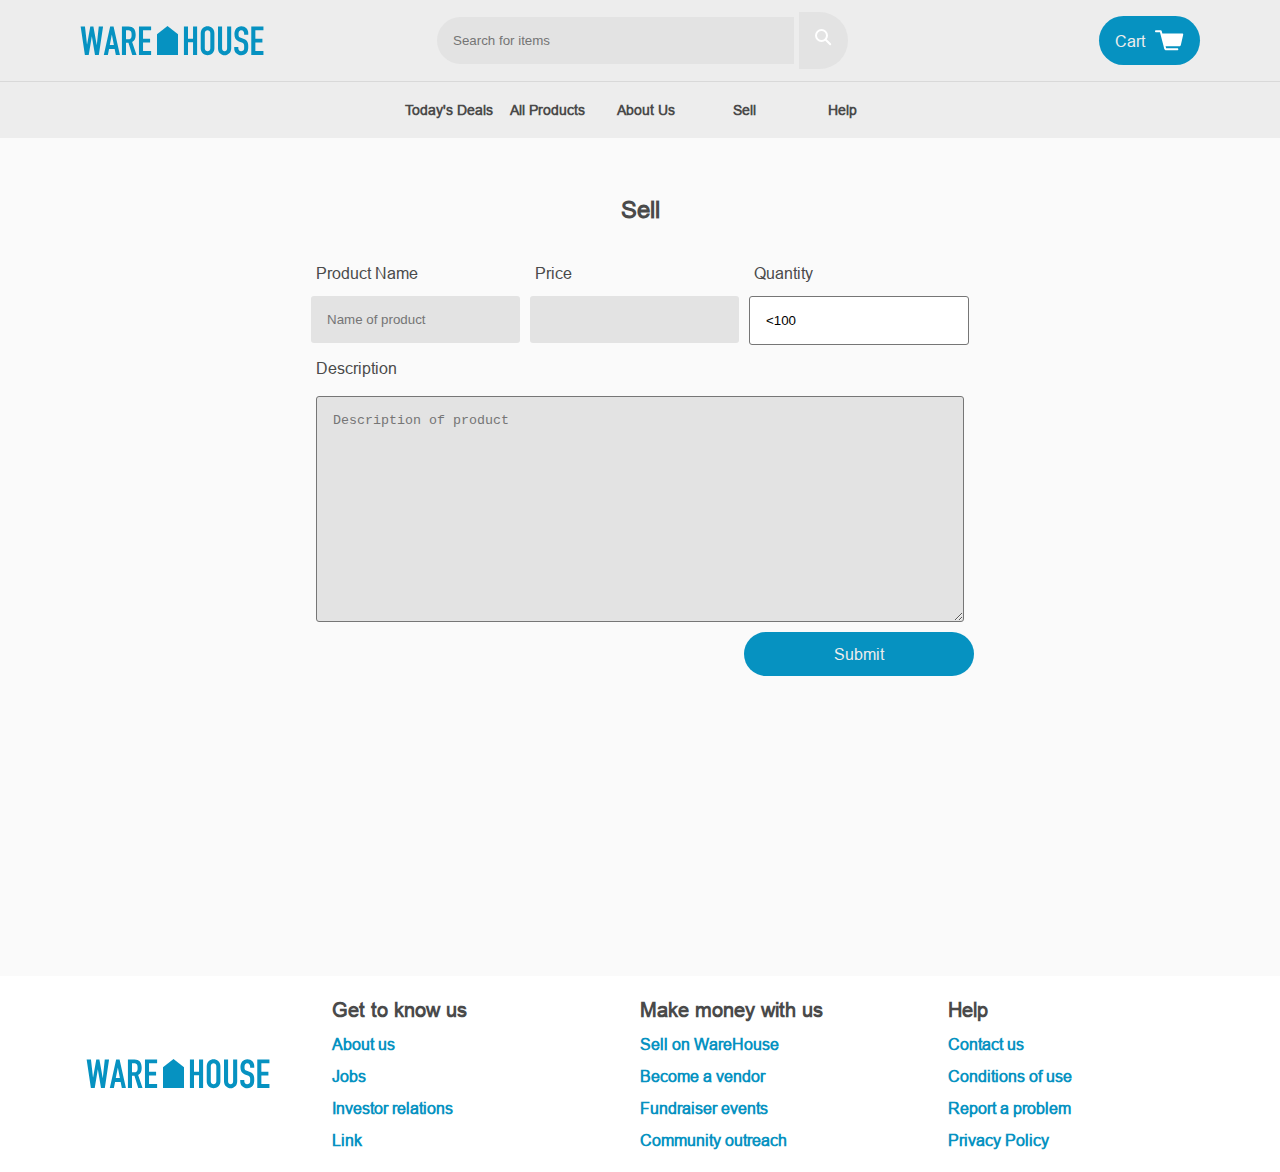
<file: codecademy-capstone-project/sell.html>
<!DOCTYPE html>
<html>
<head>
  <title>WareHouse</title>
  <link rel="stylesheet" type="text/css" href="resources/css/reset.css">
  <link rel="stylesheet" type="text/css" href="resources/css/base.css">
  <link rel="stylesheet" type="text/css" href="resources/css/sell.css">
  <link href="https://fonts.googleapis.com/css?family=PT+Serif" rel="stylesheet">
</head>
<body>
  <div class="container">

    <!-- Header -->

    <header>
      <div class="image-container">
        <a href="index.html"><img src="resources\img\warehouse-logo.svg" alt="WareHouse logo"></a>
      </div>
      <div class="search-bar">
        <input type="text" name="search" placeholder="Search for items">
        <a href="" class="icon"><img src="resources/img/search.svg" alt="Search icon"></a>
      </div>
      <a href="cart.html" class="button cart" role="button">Cart <img src="resources/img/cart.svg" alt="Mini cart"></a>
    </header>
    <nav>
      <a href="deals.html">Today's Deals</a>
      <a href="products.html">All Products</a>
      <a href="about.html">About Us</a>
      <a href="sell.html">Sell</a>
      <a href="help.html">Help</a>
    </nav>

    <!-- Sell Product Form -->

    <div id="main" class="sell">
      <h2>Sell</h2>
      <form>
        <div id="name" class="field">
          <label for="name">Product Name</label>
          <input type="text" name="name" placeholder="Name of product">
        </div>
        <div id="price" class="field">
          <label for="price">Price</label>
          <input type="number" name="price">
        </div>
        <div id="quantity" class="field">
          <label for="quantity">Quantity</label>
          <select name="quantity">
            <option value="100"><100</option>
            <option value="200">100-200</option>
            <option value="300">200-300</option>
            <option value="400">300-400</option>
            <option value="500">>500</option>
          </select>
        </div>
        <div id="description" class="field">
          <label for="description">Description</label>
          <textarea type="text" name="description" placeholder="Description of product"></textarea>
        </div>
        <a href="#" class="button" id="submit" role="button">Submit</a>
      </form>
    </div>

    <!-- Footer -->

    <footer>
      <img src="resources\img\warehouse-logo.svg" alt="WareHouse logo">
      <div class="links">
        <h4>Get to know us</h4>
        <a href="#">About us</a>
        <a href="jobs.html">Jobs</a>
        <a href="#">Investor relations</a>
        <a href="#">Link</a>
      </div>
      <div class="links">
        <h4>Make money with us</h4>
        <a href="sell.html">Sell on WareHouse</a>
        <a href="#">Become a vendor</a>
        <a href="#">Fundraiser events</a>
        <a href="#">Community outreach</a>
      </div>
      <div class="links">
        <h4>Help</h4>
        <a href="#">Contact us</a>
        <a href="#">Conditions of use</a>
        <a href="#">Report a problem</a>
        <a href="#">Privacy Policy</a>
      </div>
    </footer>
  </div>
</body>
</html>
</file>
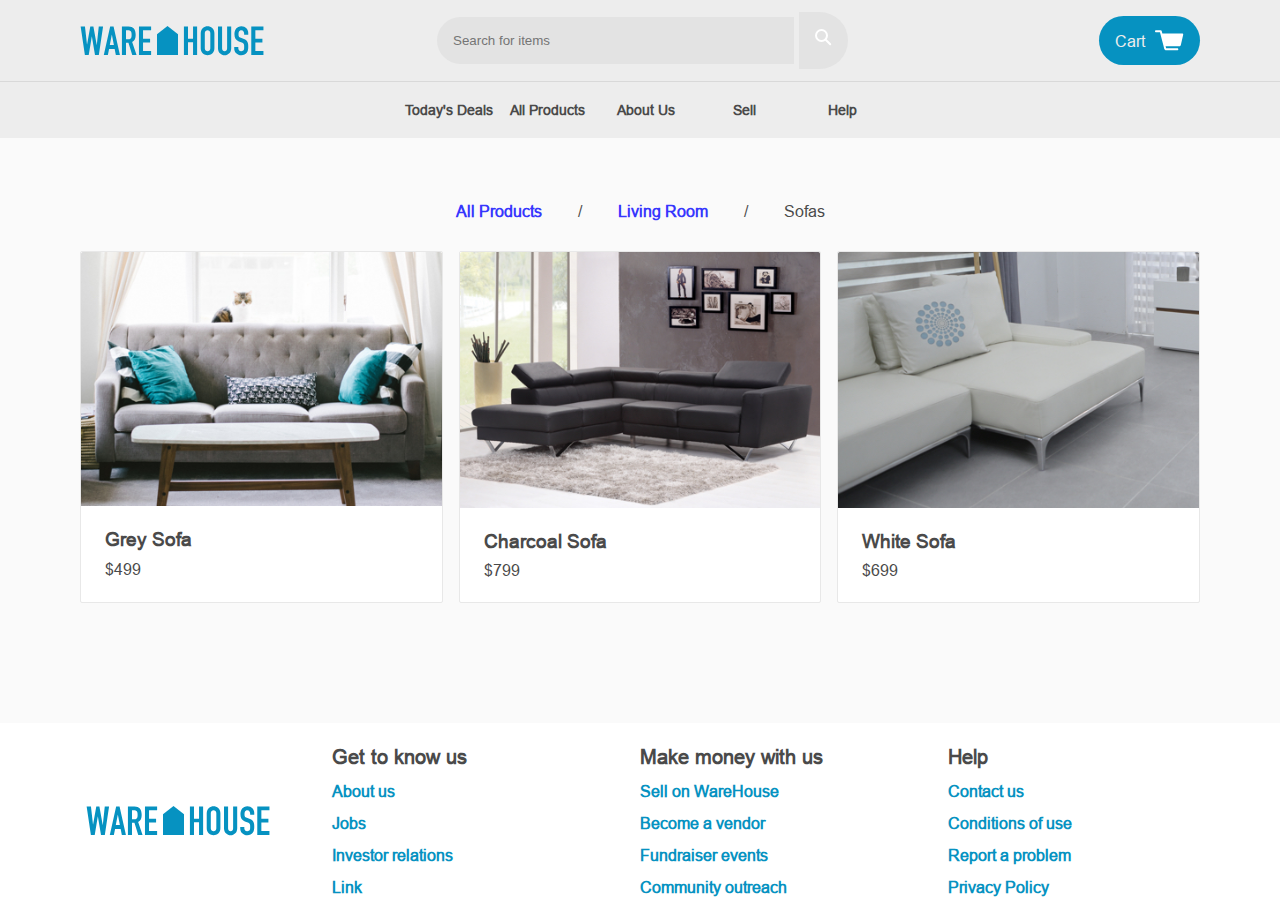
<file: codecademy-capstone-project/sofas.html>
<!DOCTYPE html>
<html>
<head>
  <title>WareHouse</title>
  <link rel="stylesheet" type="text/css" href="resources/css/reset.css">
  <link rel="stylesheet" type="text/css" href="resources/css/base.css">
</head>
<body>
  <div class="container">

    <!-- Header -->

    <header>
      <div class="image-container">
        <a href="index.html"><img src="resources\img\warehouse-logo.svg" alt="WareHouse logo"></a>
      </div>
      <div class="search-bar">
        <input type="text" name="search" placeholder="Search for items">
        <a href="" class="icon"><img src="resources/img/search.svg" alt="Search icon"></a>
      </div>
      <a href="cart.html" class="button cart" role="button">Cart <img src="resources/img/cart.svg" alt="Mini cart"></a>
    </header>
    <nav>
      <a href="deals.html">Today's Deals</a>
      <a href="products.html">All Products</a>
      <a href="about.html">About Us</a>
      <a href="sell.html">Sell</a>
      <a href="help.html">Help</a>
    </nav>

    <!-- Sofas Section -->

    <div id="main" class="product-list-section">
      <ul class="breadcrumb">
        <li><a href="products.html">All Products</a></li>
        <li><a href="living.html">Living Room</a></li>
        <li>Sofas</li>
      </ul>

      <div class="product-list">
        <a href="#" class="product-item">
          <div class="image-container">
            <img src="resources/img/sofas/grey-sofa.jpg" alt="grey sofa">
          </div>
          <div class="description">
            <h3>Grey Sofa</h3>
            <span class="price">$499</span>
          </div>
        </a>

        <a href="#" class="product-item">
          <div class="image-container">
            <img src="resources/img/sofas/charcoal-sofa.jpg" alt="charcoal sofa">
          </div>
          <div class="description">
            <h3>Charcoal Sofa</h3>
            <span class="price">$799</span>
          </div>
        </a>

        <a href="#" class="product-item">
          <div class="image-container">
            <img src="resources/img/sofas/white-sofa.jpg" alt="white sofa">
          </div>
          <div class="description">
            <h3>White Sofa</h3>
            <span class="price">$699</span>
          </div>
        </a>

      </div>
    </div>

    <!-- Footer -->

    <footer>
      <img src="resources\img\warehouse-logo.svg" alt="WareHouse logo">
      <div class="links">
        <h4>Get to know us</h4>
        <a href="#">About us</a>
        <a href="jobs.html">Jobs</a>
        <a href="#">Investor relations</a>
        <a href="#">Link</a>
      </div>
      <div class="links">
        <h4>Make money with us</h4>
        <a href="sell.html">Sell on WareHouse</a>
        <a href="#">Become a vendor</a>
        <a href="#">Fundraiser events</a>
        <a href="#">Community outreach</a>
      </div>
      <div class="links">
        <h4>Help</h4>
        <a href="#">Contact us</a>
        <a href="#">Conditions of use</a>
        <a href="#">Report a problem</a>
        <a href="#">Privacy Policy</a>
      </div>
    </footer>
  </div>
</body>
</html>
</file>
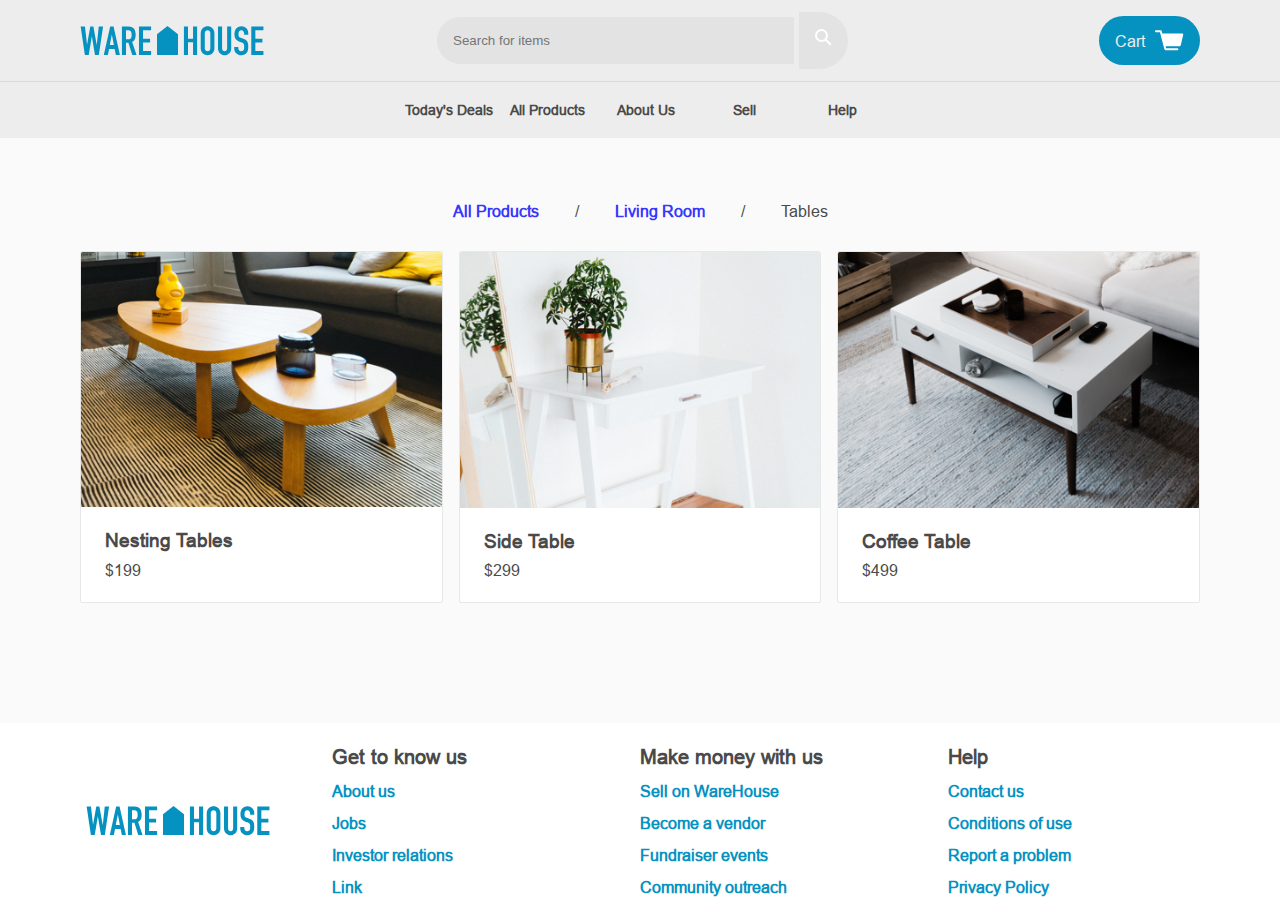
<file: codecademy-capstone-project/tables.html>
<!DOCTYPE html>
<html>
<head>
  <title>WareHouse</title>
  <link rel="stylesheet" type="text/css" href="resources/css/reset.css">
  <link rel="stylesheet" type="text/css" href="resources/css/base.css">
</head>
<body>
  <div class="container">

    <!-- Header -->

    <header>
      <div class="image-container">
        <a href="index.html"><img src="resources\img\warehouse-logo.svg" alt="WareHouse logo"></a>
      </div>
      <div class="search-bar">
        <input type="text" name="search" placeholder="Search for items">
        <a href="" class="icon"><img src="resources/img/search.svg" alt="Search icon"></a>
      </div>
      <a href="cart.html" class="button cart" role="button">Cart <img src="resources/img/cart.svg" alt="Mini cart"></a>
    </header>
    <nav>
      <a href="deals.html">Today's Deals</a>
      <a href="products.html">All Products</a>
      <a href="about.html">About Us</a>
      <a href="sell.html">Sell</a>
      <a href="help.html">Help</a>
    </nav>

    <!-- Tables Section -->

    <div id="main" class="product-list-section">
      <ul class="breadcrumb">
        <li><a href="products.html">All Products</a></li>
        <li><a href="living.html">Living Room</a></li>
        <li>Tables</li>
      </ul>

      <div class="product-list">
        <a href="#" class="product-item">
          <div class="image-container">
            <img src="resources/img/tables/nesting-tables.jpg" alt="nesting tables">
          </div>
          <div class="description">
            <h3>Nesting Tables</h3>
            <span class="price">$199</span>
          </div>
        </a>

        <a href="#" class="product-item">
          <div class="image-container">
            <img src="resources/img/tables/side-table.jpg" alt="side table">
          </div>
          <div class="description">
            <h3>Side Table</h3>
            <span class="price">$299</span>
          </div>
        </a>

        <a href="#" class="product-item">
          <div class="image-container">
            <img src="resources/img/tables/coffee-table.jpg" alt="coffee table">
          </div>
          <div class="description">
            <h3>Coffee Table</h3>
            <span class="price">$499</span>
          </div>
        </a>

      </div>
    </div>

    <!-- Footer -->

    <footer>
      <img src="resources\img\warehouse-logo.svg" alt="WareHouse logo">
      <div class="links">
        <h4>Get to know us</h4>
        <a href="#">About us</a>
        <a href="jobs.html">Jobs</a>
        <a href="#">Investor relations</a>
        <a href="#">Link</a>
      </div>
      <div class="links">
        <h4>Make money with us</h4>
        <a href="sell.html">Sell on WareHouse</a>
        <a href="#">Become a vendor</a>
        <a href="#">Fundraiser events</a>
        <a href="#">Community outreach</a>
      </div>
      <div class="links">
        <h4>Help</h4>
        <a href="#">Contact us</a>
        <a href="#">Conditions of use</a>
        <a href="#">Report a problem</a>
        <a href="#">Privacy Policy</a>
      </div>
    </footer>
  </div>
</body>
</html>
</file>
<file: codecademy-capstone-project/resources/css/base.css>
@font-face {
  font-family: 'Arial-MT' ;
  src: url('../fonts/ari.ttf') format('truetype');
}

/* Site-Wide Styles */

html {
  font-size: 16px;
}

body {
  font-family: 'Arial-MT', sans-serif;
  color: hsla(0, 0%, 29%, 1);
}

a {
  text-decoration: none;
  transition: .3s;
}

a:hover {
  text-decoration: underline;
}

h1,
h2,
h3,
h4 {

}

input,
textarea,
select {
  border-radius: 3px;
  background-color: hsla(0, 0%, 89%, 1);
  padding: 1rem;
  margin: 5px;
}

/* Reusable Component - Button */

.button {
  border-radius: 30px;
  background-color: #0692C1;
  text-align: center;
  color: hsla(0, 0%, 93%, 1);
  transition: .25s;
}

.button:hover {

  background-color: Black - hsla(0, 0%, 13%, 1);
  color: hsla(0, 100%, 100%, 1);
}

/* Reusable Component - Image Container */

.image-container {
  overflow: hidden;
}

.image-container img {
  display: block;
  max-width: 100%;
  height: auto;
}

/* Reusable Component - Product List */

.product-list-section {
  padding: 2rem 5rem 3.75rem 5rem;
}

.product-list {
  display: grid;
  grid-template-columns: repeat(3, 1fr);
  grid-column-gap: 1em;
  grid-row-gap: 1em;
  margin-bottom: 3.75rem;
}

.product-category {
  border-radius: 2px;
  background-color: hsla(0, 0%, 100%, 1);
  border: solid 1px hsla(0, 0%, 91%, 1);
}

.product-category .description-category {
  padding: 1.5rem;
  text-align: left;
}

.product-category h3 {
  margin-bottom: .75rem;
  color: hsla(0, 0%, 29%, 1);
}

.product-item {
  border-radius: 2px;
  background-color: hsla(0, 0%, 100%, 1);
  border: solid 1px hsla(0, 0%, 91%, 1);
}

.product-item:hover {
  text-decoration: none;
}

.product-item .description {
  padding: 1.5rem;
  text-align: left;
}


.product-item h3 {
  margin-bottom: .75rem;
  color: hsla(0, 0%, 29%, 1);
  position: relative;
  display: block;
}

.product-item .price {
  color: hsla(0, 0%, 29%, 1);
}


/* Reusable Component - Form Field With Label */
.field {
  display: flex;
  flex-direction: column;
}

.field label {
  /*padding-bottom: .75rem;*/
  margin: 10px;
}


/* Reusable Component - Navigation Breadcrumbs */
ul.breadcrumb {
    padding: 2rem 4rem;
    list-style: none;
    align-items: left;
}
ul.breadcrumb li {
    display: inline;
    /*font-size: inherit;*/
    align-items: left;
}
ul.breadcrumb li+li:before {
    padding: 2rem;
    color: hsla(0, 0%, 29%, 1);
    content: "/\00a0";
}
ul.breadcrumb li a {
    color: hsla(240, 100%, 50%, 0.8);
    font-weight: 600;;
    text-decoration: none;
    transition: .3s;
}
ul.breadcrumb li a:hover {
    text-decoration: underline;
}

@media only screen and (max-width: 1100px) {
  .product-list {
    grid-template-columns: repeat(2, 1fr);
    grid-column-gap: 1em;
    grid-row-gap: 1em;
  }
}

@media only screen and (max-width: 680px) {
  .product-list {
    grid-template-columns: 1fr;
    grid-column-gap: 1em;
    grid-row-gap: 1em;
  }
}


/* Site-Wide Grid */

.container {
  display: grid;
  grid-template-areas: 'header'
                       'nav'
                       'main'
                       'footer';
}


/* Header */

header {
  grid-area: header;
  display: grid;
  grid-template-columns: 22rem 1fr 22rem;
  align-items: center;
  padding: .75rem 5rem;
  /*font-size: inherit;*/
  background-color: hsla(0, 0%, 93%, 1);
}

.search-bar {
  display: flex;
  border-radius: 33px 53px 33pzx 53px;
  width: 100%;
}

.search-bar input {
  flex-grow: 1;
  border-top-right-radius: 0;
  border-top-left-radius: 30px;
  border-bottom-right-radius: 0;
  border-bottom-left-radius: 30px;
}

.search-bar .icon {
  background-color: hsla(0, 0%, 89%, 1);
  border-radius: 0 53px 53px 0;
  padding: 1rem;
}

.search-bar .icon img {
  vertical-align: middle;
}

.cart {
  justify-self: end;
  display: flex;
  align-items: center;
  padding: .875rem 1rem;
  border-radius: 54px;
}

.cart img {
  padding-left: .625rem;
}

nav {
  display: grid;
  grid-template-columns: repeat(5, 1fr);
  justify-items: center;
  grid-area: nav;
  background-color: hsla(0, 0%, 93%, 1);
  border-top: 1px solid hsla(0, 0%, 85%, 1);
  padding: 1.313rem 24.25rem 1.313rem 25rem;
  font-size: 14px;
  font-weight: 600;
}

nav a:visted {
  color: hsla(0, 0%, 29%, 1);
}

@media only screen and (max-width: 1100px) {
  header {
    grid-template-columns: 1fr;
    justify-items: center;
  }

  .cart {
    justify-self: auto;
  }
}

@media only screen and (max-width: 700px) {
  nav {
    grid-template-columns: 1fr;
  }
}

/* Main Section */

#main {
  grid-area: main;
  display: grid;
  justify-items: center;
  text-align: center;
  background-color: hsla(0, 0%, 98%, 1);
  border-top: 1px solid hsla(0, 0%, 98%, 1);
}

#main h2 {
  margin-bottom: 2rem;
  /*font-size: inherit;*/
}

#main .button {
  box-sizing: border-box;
  width: 14.375rem;
  padding: .875rem 0;
}

/* Footer */

footer {
  grid-area: footer;
  display: grid;
  grid-template-columns: repeat(4, 1fr);
  padding: 1.5rem;
  background-color: hsla(0, 100%, 100%, 1);
}

footer img {
  align-self: center;
  justify-self: center;
}

footer .links {
  display: grid;
  grid-row-gap: 1em;
}

footer .links h4 {
  display: grid;
  grid-row-gap: 1em;
  font-size: 20px;
}

footer a {
  color: #0692C1;
  font-weight: 600;
}

@media only screen and (max-width: 810px) {
  footer {
    grid-template-columns: repeat(3, 1fr);
  }

  footer img {
    grid-column: 1 / span 3;
  }
}

@media only screen and (max-width: 490px) {
  footer {
    grid-template-columns: 1fr;
    justify-items: center;
    text-align: center;
  }

  footer img {
    grid-column: auto;
  }
}
</file>
<file: codecademy-capstone-project/resources/css/index.css>
.hero {
  display: grid;
  align-items: center;  
  width: 90%;
  margin-top: 30px;
  border-radius: 25px;
  background-image: url('../img/home/hero.png');
  background-repeat: no-repeat;
  background-size: cover;
  background-position: center;
  text-align: center;
  color: hsla(0, 0%, 100%, 1);
}

.hero h2 {
  padding-top: 5rem;
  padding-bottom: 5rem;
  margin-top: 2rem;
  color: hsla(0, 100%, 100%, 1);
  font-family: Helvetica;
  font-size: 90px;
  font-weight: bold;
  text-align: center;
}

.products {
  padding: 0 5rem 6rem 5rem;
}

.products h2 {
  margin-top: 2rem;
  /*font-size: inherit;*/
}

.landing .product-list {
  grid-template-columns: repeat(4, 1fr);
  grid-column-gap: 1em;
  grid-row-gap: 1em;
}

.categories h3 {
  margin-bottom: 0;
}

@media only screen and (max-width: 1020px) {
  .landing .product-list {
    grid-template-columns: repeat(3, 1fr);
    grid-column-gap: 1em;
    grid-row-gap: 1em;
  }
}


@media only screen and (max-width: 760px) {
  .landing .product-list {
    grid-template-columns: repeat(2, 1fr);
    grid-column-gap: 1em;
    grid-row-gap: 1em;
  }
}

@media only screen and (max-width: 565px) {
  .hero {
    padding-left: 0;
    text-align: center;
  }

  .hero h2 {
    padding-top: 7rem;
  }

  .hero p {
    width: 90%;
    margin: auto;
  }
}

@media only screen and (max-width: 470px) {
  .landing .product-list {
    grid-template-columns: 1fr;
    grid-column-gap: 1em;
    grid-row-gap: 1em;
  }
}
</file>
<file: codecademy-capstone-project/resources/css/about.css>
/* About Page */

.about h1 {
  width: 90%;
  padding: 10.5rem 0;
  border-radius: 25px;
  margin-top: 30px;
  background-image: url('../img/hero.png');
  background-repeat: no-repeat;
  background-size: cover;
  background-position: center;
  font-size: 90px;
  font-stretch: condensed;
  color: hsla(0, 100%, 100%, 1);

}

.about .information {
  padding: 3.75rem 20% 6.75rem 20%;
  color: hsla(0, 0%, 29%, 1);
}

.about h3 {
  margin-bottom: 1rem;
  /*font-size: inherit;*/
}

.about p {
  padding-bottom: 2rem;
  /*font-size: inherit;*/
  line-height: 1.8;
}

.about .join {
  display: grid;
  justify-items: center;
  padding: 1.5rem 0;
  border: solid 1px #e7e7e7;
  border-radius: 2px;
  margin-top: 30px;
  background-color: hsla(0, 0%, 100%, 1);
}

@media only screen and (max-width: 735px) {
  .about h1 {
    font-size: 6rem;
  }
}

@media only screen and (max-width: 490px) {
  .about h1 {
    font-size: 4rem;
  }

  .about h3 {
    font-size: 1.25rem;
  }

  .about p {
    font-size: 1rem;
  }
}
</file>
<file: codecademy-capstone-project/resources/css/jobs.css>
#main {
  text-align: left;
  justify-items: auto;
}

.jobs {
  padding: 3.75rem 11.75rem 7.5625rem 11.75rem;
}

.jobs h3 {
  margin-bottom: 1rem;
  /*font-size: inherit;*/
}

form {
  display: grid;
  grid-template-columns: repeat(2, 2fr) 1fr;
  align-items: flex-end;
  margin-bottom: 3.125rem;
}

#main form .button {
  height: fit-content;
  padding: 1.14rem 0;
}

.job-list {
  border-top: solid 1px hsla(0, 0%, 59%, 1);
}

.job {
  border-bottom: solid 1px hsla(0, 0%, 59%, 1);
  padding: 1rem 0;
}

.job h4 {
  padding-bottom: .5rem;
  /*font-size: inherit;*/
  line-height: 1.2;
}

#see-all-jobs {
  justify-self: center;
  margin-top: 3.6875rem;
}
</file>
<file: codecademy-capstone-project/resources/css/sell.css>
#main {
  text-align: left;
  justify-items: auto;
}

.sell {
  padding: 3.75rem 11.75rem 18.75rem 11.75rem;
}

.sell h3 {
  margin-bottom: 1rem;
  font-size: 1rem;
}

form {
  display: grid;
  grid-template-areas: 'name name price quantity'
                       'description description description description'
                       '. . . submit';
  /*font-size: inherit;*/
}

input {
  /*min-width: 100%;*/
  box-sizing: border-box;
}

select {
  background-color: hsla(0, 0%, 100%, 1);
  /*font-size: inherit;*/
}

textarea {
  min-height: 12rem;
  /*font-size: inherit;*/
  margin: 10px;
}

#name {
  grid-area: name;
}

#price {
  grid-area: price;
}

#quantity {
  grid-area: quantity;
}

#description {
  grid-area: description;
}

#submit {
  grid-area: submit;
  justify-self: end;
}

@media only screen and (max-width: 1100px) {
  .sell {
    padding-left: 10%;
    padding-right: 10%;
  }
}

@media only screen and (max-width: 970px) {
  form {
    grid-template-areas: 'name name'
                         'price quantity'
                         'description description'
                         '. submit';
  }
}

@media only screen and (max-width: 660px) {
  form {
    grid-template-areas: 'name'
                         'price'
                         'quantity'
                         'description'
                         'submit';
  }

  #submit {
    justify-self: center;
  }
}
</file>
<file: go-contentful/style.css>
/* Normalizer */
/* http://meyerweb.com/eric/tools/css/reset/ 
   v2.0 | 20110126
   License: none (public domain)
*/

html,
body,
div,
span,
applet,
object,
iframe,
h1,
h2,
h3,
h4,
h5,
h6,
p,
blockquote,
pre,
a,
abbr,
acronym,
address,
big,
cite,
code,
del,
dfn,
em,
img,
ins,
kbd,
q,
s,
samp,
small,
strike,
strong,
sub,
sup,
tt,
var,
b,
u,
i,
center,
dl,
dt,
dd,
ol,
ul,
li,
fieldset,
form,
label,
legend,
table,
caption,
tbody,
tfoot,
thead,
tr,
th,
td,
article,
aside,
canvas,
details,
embed,
figure,
figcaption,
footer,
header,
hgroup,
menu,
nav,
output,
ruby,
section,
summary,
time,
mark,
audio,
video {
  margin: 0;
  padding: 0;
  border: 0;
  font-size: 100%;
  font: inherit;
  vertical-align: baseline;
}
/* HTML5 display-role reset for older browsers */
article,
aside,
details,
figcaption,
figure,
footer,
header,
hgroup,
menu,
nav,
section {
  display: block;
}
body {
  line-height: 1;
}
ol,
ul {
  list-style: none;
}
blockquote,
q {
  quotes: none;
}
blockquote:before,
blockquote:after,
q:before,
q:after {
  content: '';
  content: none;
}
table {
  border-collapse: collapse;
  border-spacing: 0;
}
/* /Normalizer */

html,
body {
  font-family: Fabriga;
}

.main {
  height: 100vh;
  width: 100%;
  display: flex;
  align-items: center;
  justify-content: center;
  flex-direction: column;
  background-color: #ffffff;
  color: #f71963;
}

.main p {
  padding: 0px 150px;
  font-size: 50px;
  text-align: center;
  line-height: 120%;
}

#btn {
  margin-bottom: 200px;
  padding: 10px;
  border-radius: 10px;
  background-color: #142032;
  color: #ffffff;
  font-size: 20px;
  text-decoration: none;
}
</file>
